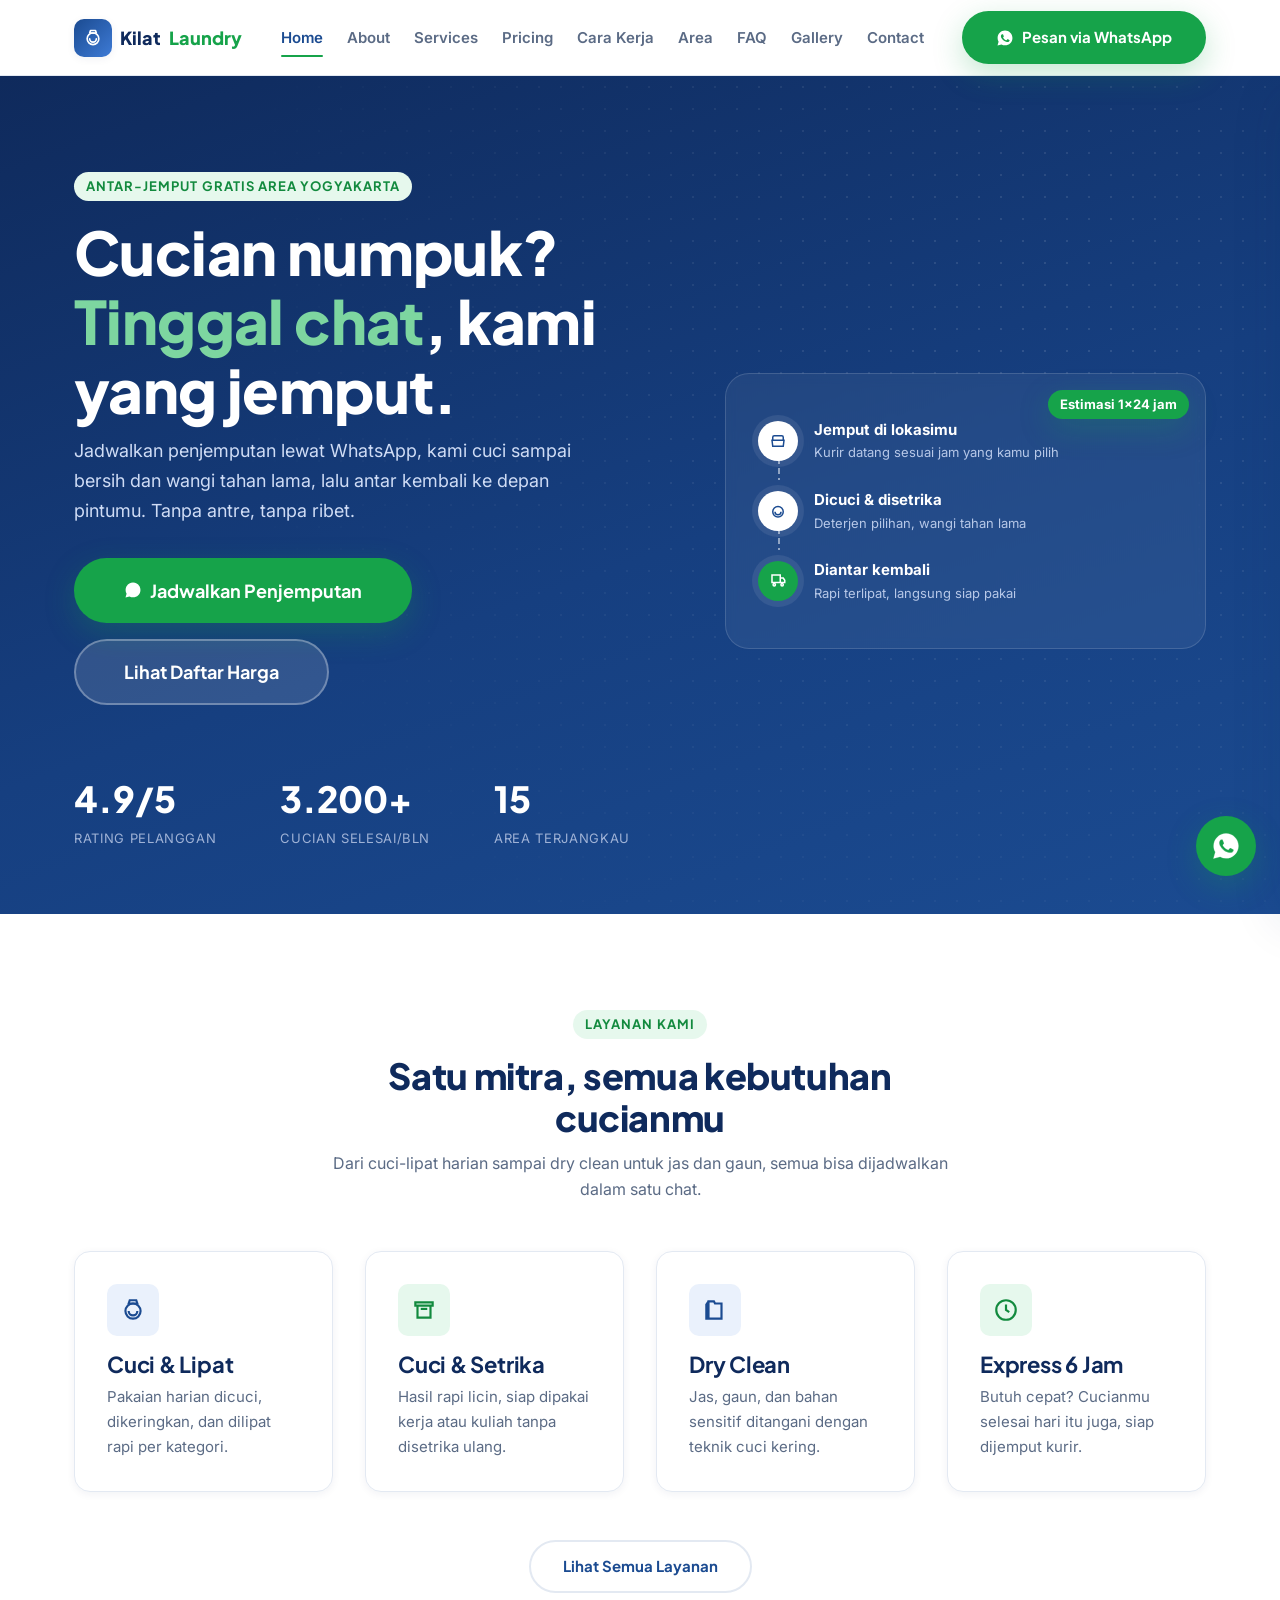
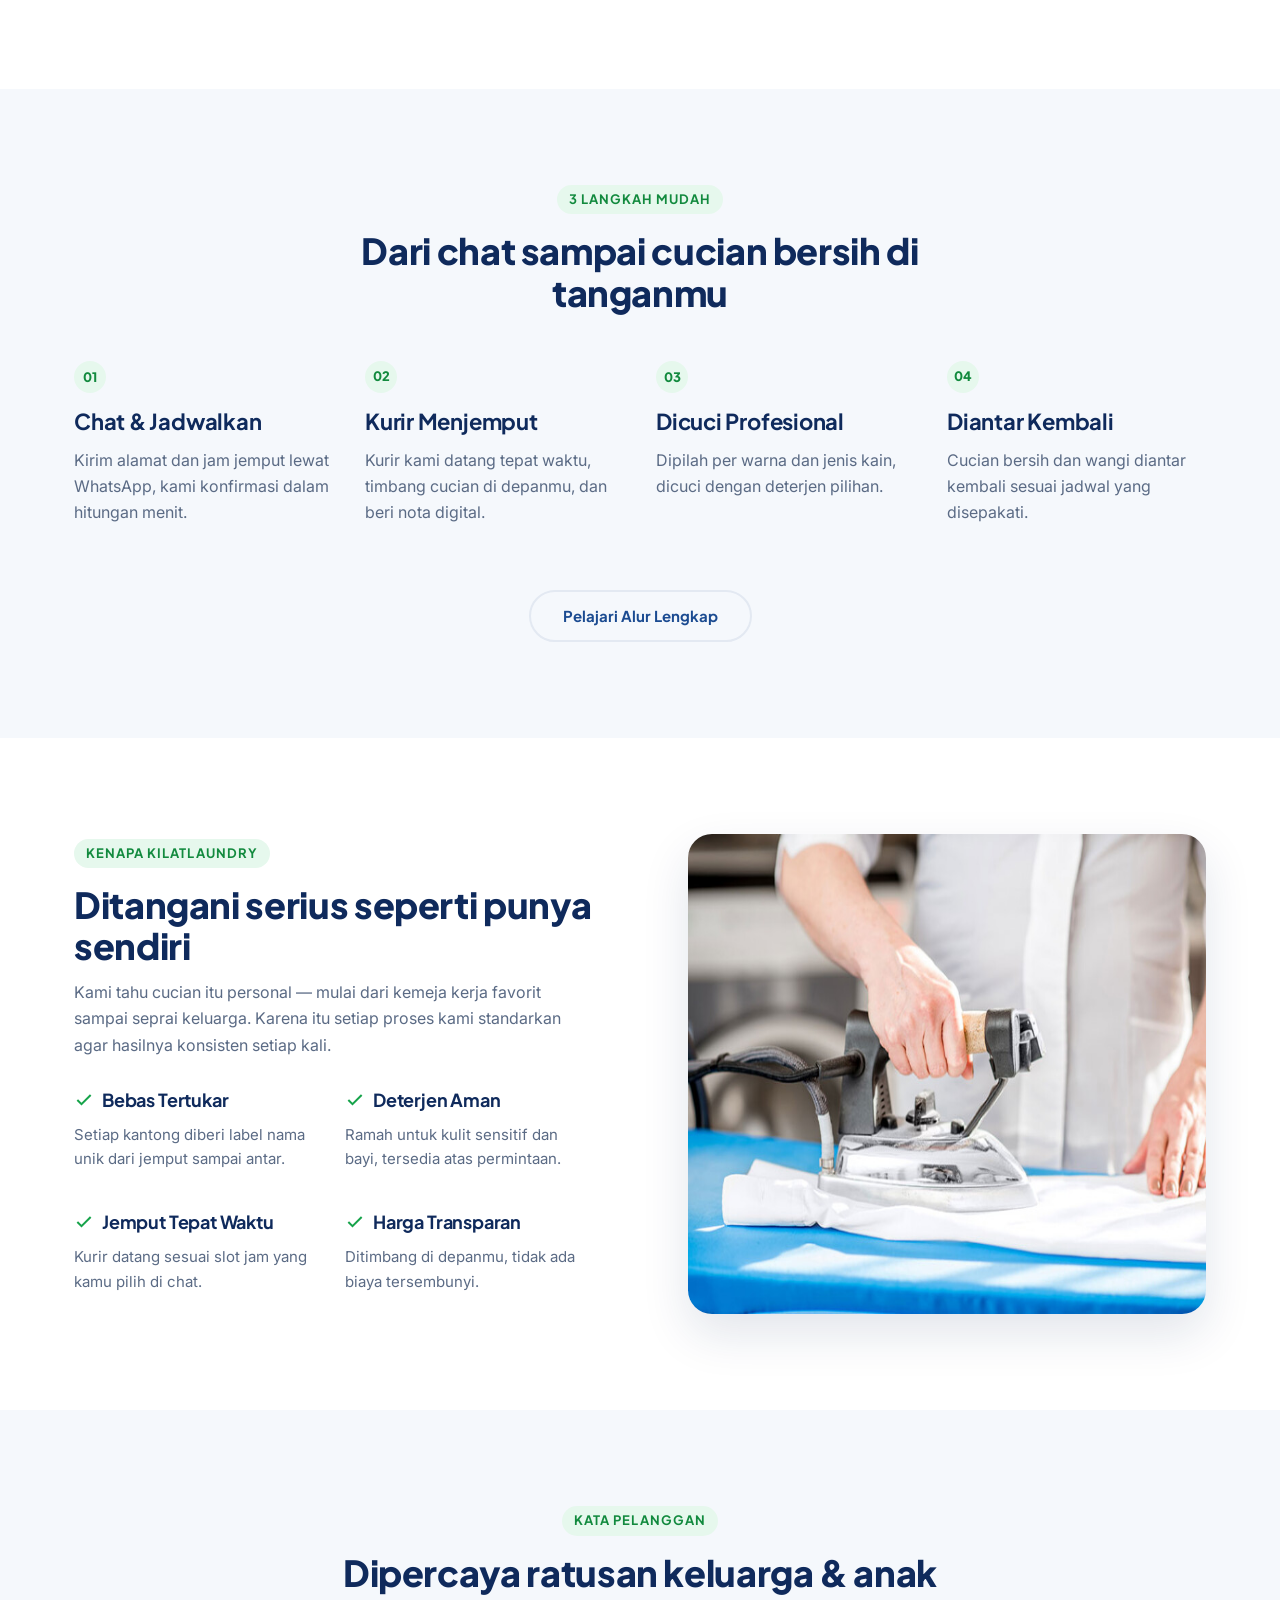
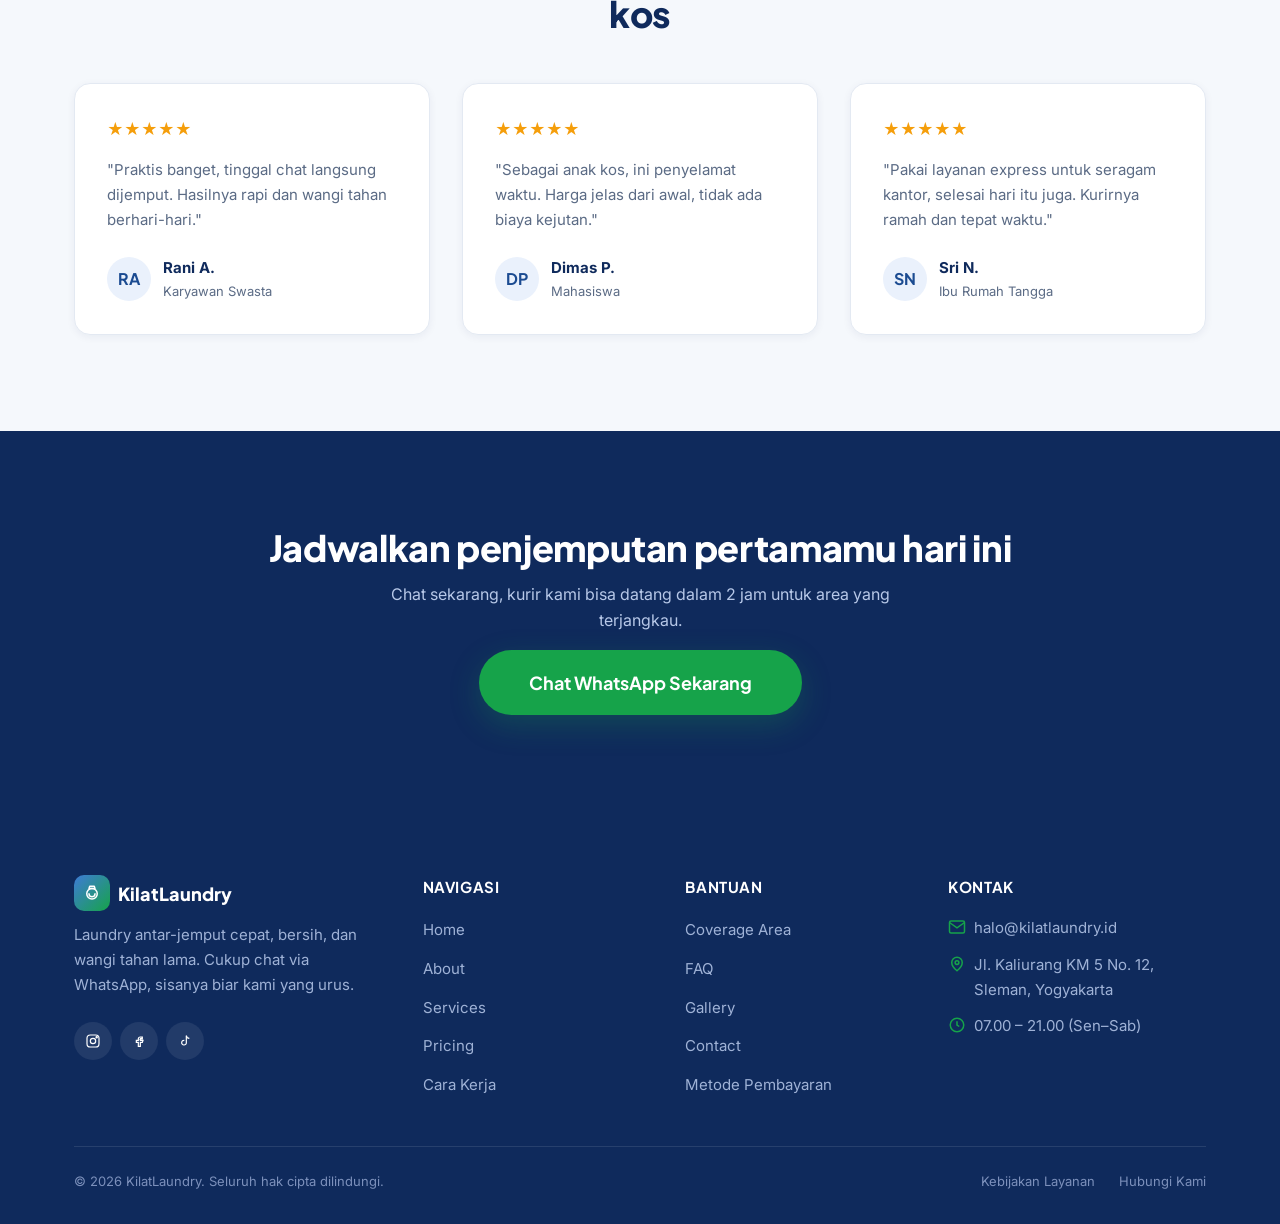
<file: index.html>
<!DOCTYPE html>
<html lang="id">
<head>
  <meta charset="UTF-8" />
  <meta name="viewport" content="width=device-width, initial-scale=1.0" />
  <title>KilatLaundry — Laundry Antar-Jemput Cepat & Bersih di Yogyakarta</title>
  <meta name="description" content="KilatLaundry menjemput cucianmu dari rumah, mencucinya sampai wangi tahan lama, lalu mengantarnya kembali. Pesan dalam 1 menit lewat WhatsApp." />
  <link rel="canonical" href="https://kilatlaundry.id/index.html" />
  <meta property="og:title" content="KilatLaundry — Laundry Antar-Jemput Cepat & Bersih" />
  <meta property="og:description" content="Jemput, cuci, antar. Pesan laundry tanpa ribet lewat WhatsApp." />
  <meta property="og:type" content="website" />
  <meta property="og:url" content="https://kilatlaundry.id/index.html" />
  <meta property="og:image" content="assets/images/og-image.jpg" />
  <meta name="twitter:card" content="summary_large_image" />
  <link rel="icon" href="assets/icons/favicon.svg" type="image/svg+xml" />
  <link rel="preconnect" href="https://fonts.googleapis.com" />
  <link rel="preconnect" href="https://fonts.gstatic.com" crossorigin />
  <link href="https://fonts.googleapis.com/css2?family=Inter:wght@400;500;600;700&family=Plus+Jakarta+Sans:wght@600;700;800&display=swap" rel="stylesheet" />
  <link rel="stylesheet" href="assets/css/variables.css" />
  <link rel="stylesheet" href="assets/css/base.css" />
  <link rel="stylesheet" href="assets/css/navbar.css" />
  <link rel="stylesheet" href="assets/css/footer.css" />
  <link rel="stylesheet" href="assets/css/hero.css" />
  <link rel="stylesheet" href="assets/css/components.css" />
  <link rel="stylesheet" href="assets/css/animations.css" />
  <link rel="stylesheet" href="assets/css/pages/home.css" />
  <script type="application/ld+json">
  {
    "@context": "https://schema.org",
    "@type": "LaundryService",
    "name": "KilatLaundry",
    "image": "https://kilatlaundry.id/assets/images/og-image.jpg",
    "telephone": "+6281234567890",
    "address": { "@type": "PostalAddress", "streetAddress": "Jl. Kaliurang KM 5 No. 12", "addressLocality": "Sleman", "addressRegion": "Yogyakarta", "addressCountry": "ID" },
    "areaServed": "Yogyakarta",
    "priceRange": "Rp7.000 - Rp15.000"
  }
  </script>
</head>
<body data-page="index">
  <a class="skip-link" href="#main">Lewati ke konten utama</a>
  <div id="navbar-root"></div>

  <main id="main">
    <!-- HERO -->
    <section class="hero hero--split">
      <div class="hero__dots"></div>
      <div class="hero__inner">
        <div>
          <span class="eyebrow">Antar-jemput gratis area Yogyakarta</span>
          <h1 class="hero__title">Cucian numpuk? <span class="accent">Tinggal chat</span>, kami yang jemput.</h1>
          <p class="hero__lead">Jadwalkan penjemputan lewat WhatsApp, kami cuci sampai bersih dan wangi tahan lama, lalu antar kembali ke depan pintumu. Tanpa antre, tanpa ribet.</p>
          <div class="hero__actions">
            <a class="btn btn--primary btn--lg" data-wa-link="order" target="_blank" rel="noopener">
              <svg viewBox="0 0 24 24" fill="currentColor"><path d="M12.04 2C6.58 2 2.13 6.45 2.13 11.91c0 1.75.46 3.45 1.32 4.95L2 22l5.29-1.39a9.9 9.9 0 0 0 4.75 1.21h.01c5.46 0 9.9-4.45 9.9-9.91C21.96 6.45 17.5 2 12.04 2Z"></path></svg>
              Jadwalkan Penjemputan
            </a>
            <a class="btn btn--ghost-light btn--lg" href="pricing.html">Lihat Daftar Harga</a>
          </div>
          <div class="stat-row" style="margin-top: var(--sp-8);">
            <div class="stat-row__item"><div class="stat-row__num">4.9/5</div><div class="stat-row__label">Rating pelanggan</div></div>
            <div class="stat-row__item"><div class="stat-row__num">3.200+</div><div class="stat-row__label">Cucian selesai/bln</div></div>
            <div class="stat-row__item"><div class="stat-row__num">15</div><div class="stat-row__label">Area terjangkau</div></div>
          </div>
        </div>

        <div class="route reveal">
          <div class="route__eta">Estimasi 1×24 jam</div>
          <div class="route__path">
            <div class="route__node">
              <div class="route__node-dot"><svg viewBox="0 0 24 24" fill="none" stroke="currentColor" stroke-width="2"><path d="M3 11h18M5 11V7a2 2 0 0 1 2-2h10a2 2 0 0 1 2 2v4M4 11l1 8h14l1-8"></path></svg></div>
              <div class="route__node-text">
                <div class="route__node-title">Jemput di lokasimu</div>
                <div class="route__node-sub">Kurir datang sesuai jam yang kamu pilih</div>
              </div>
            </div>
            <div class="route__node">
              <div class="route__node-dot"><svg viewBox="0 0 24 24" fill="none" stroke="currentColor" stroke-width="2"><circle cx="12" cy="13" r="7"></circle><path d="M8 13a4 4 0 0 0 8 0"></path></svg></div>
              <div class="route__node-text">
                <div class="route__node-title">Dicuci & disetrika</div>
                <div class="route__node-sub">Deterjen pilihan, wangi tahan lama</div>
              </div>
            </div>
            <div class="route__node">
              <div class="route__node-dot"><svg viewBox="0 0 24 24" fill="none" stroke="currentColor" stroke-width="2"><path d="M4 4h11v10H4zM15 8h4l2 3v3h-6z"></path><circle cx="7" cy="17" r="1.6"></circle><circle cx="17.5" cy="17" r="1.6"></circle></svg></div>
              <div class="route__node-text">
                <div class="route__node-title">Diantar kembali</div>
                <div class="route__node-sub">Rapi terlipat, langsung siap pakai</div>
              </div>
            </div>
          </div>
        </div>
      </div>
    </section>

    <!-- SERVICES PREVIEW -->
    <section class="section">
      <div class="container">
        <div class="section-head section-head--center reveal">
          <span class="eyebrow">Layanan kami</span>
          <h2>Satu mitra, semua kebutuhan cucianmu</h2>
          <p>Dari cuci-lipat harian sampai dry clean untuk jas dan gaun, semua bisa dijadwalkan dalam satu chat.</p>
        </div>

        <div class="grid grid-4 stagger">
          <div class="card reveal">
            <div class="card__icon"><svg viewBox="0 0 24 24" fill="none" stroke="currentColor" stroke-width="2"><circle cx="12" cy="13" r="7"></circle><path d="M8 13a4 4 0 0 0 8 0"></path><path d="M9 3h6l1 3H8l1-3Z"></path></svg></div>
            <h3 class="card__title">Cuci & Lipat</h3>
            <p class="card__text">Pakaian harian dicuci, dikeringkan, dan dilipat rapi per kategori.</p>
          </div>
          <div class="card card--accent reveal">
            <div class="card__icon"><svg viewBox="0 0 24 24" fill="none" stroke="currentColor" stroke-width="2"><path d="M4 5h16v3H4zM6 8v11h12V8"></path><path d="M9 11h6"></path></svg></div>
            <h3 class="card__title">Cuci & Setrika</h3>
            <p class="card__text">Hasil rapi licin, siap dipakai kerja atau kuliah tanpa disetrika ulang.</p>
          </div>
          <div class="card reveal">
            <div class="card__icon"><svg viewBox="0 0 24 24" fill="none" stroke="currentColor" stroke-width="2"><path d="M6 4h5l1 2h6v14H6zM6 4 4 7v13h2"></path></svg></div>
            <h3 class="card__title">Dry Clean</h3>
            <p class="card__text">Jas, gaun, dan bahan sensitif ditangani dengan teknik cuci kering.</p>
          </div>
          <div class="card card--accent reveal">
            <div class="card__icon"><svg viewBox="0 0 24 24" fill="none" stroke="currentColor" stroke-width="2"><circle cx="12" cy="12" r="9"></circle><path d="M12 7v5l3 2"></path></svg></div>
            <h3 class="card__title">Express 6 Jam</h3>
            <p class="card__text">Butuh cepat? Cucianmu selesai hari itu juga, siap dijemput kurir.</p>
          </div>
        </div>

        <div class="text-center" style="margin-top: var(--sp-7);">
          <a class="btn btn--outline" href="services.html">Lihat Semua Layanan</a>
        </div>
      </div>
    </section>

    <!-- HOW IT WORKS PREVIEW -->
    <section class="section section--soft">
      <div class="container">
        <div class="section-head section-head--center reveal">
          <span class="eyebrow">3 langkah mudah</span>
          <h2>Dari chat sampai cucian bersih di tanganmu</h2>
        </div>
        <div class="steps stagger">
          <div class="step reveal">
            <div class="step__num">01</div>
            <h3>Chat & Jadwalkan</h3>
            <p class="text-muted">Kirim alamat dan jam jemput lewat WhatsApp, kami konfirmasi dalam hitungan menit.</p>
          </div>
          <div class="step reveal">
            <div class="step__num">02</div>
            <h3>Kurir Menjemput</h3>
            <p class="text-muted">Kurir kami datang tepat waktu, timbang cucian di depanmu, dan beri nota digital.</p>
          </div>
          <div class="step reveal">
            <div class="step__num">03</div>
            <h3>Dicuci Profesional</h3>
            <p class="text-muted">Dipilah per warna dan jenis kain, dicuci dengan deterjen pilihan.</p>
          </div>
          <div class="step reveal">
            <div class="step__num">04</div>
            <h3>Diantar Kembali</h3>
            <p class="text-muted">Cucian bersih dan wangi diantar kembali sesuai jadwal yang disepakati.</p>
          </div>
        </div>
        <div class="text-center" style="margin-top: var(--sp-7);">
          <a class="btn btn--outline" href="how-it-works.html">Pelajari Alur Lengkap</a>
        </div>
      </div>
    </section>

    <!-- WHY US -->
    <section class="section">
      <div class="container grid grid-2" style="align-items:center; gap: var(--sp-9);">
        <div class="reveal">
          <span class="eyebrow">Kenapa KilatLaundry</span>
          <h2>Ditangani serius seperti punya sendiri</h2>
          <p>Kami tahu cucian itu personal — mulai dari kemeja kerja favorit sampai seprai keluarga. Karena itu setiap proses kami standarkan agar hasilnya konsisten setiap kali.</p>
          <div class="grid grid-2" style="gap: var(--sp-5); margin-top: var(--sp-6);">
            <div>
              <h4 style="display:flex;align-items:center;gap:8px;"><svg width="20" height="20" viewBox="0 0 24 24" fill="none" stroke="#16a34a" stroke-width="2.4"><path d="M20 6 9 17l-5-5"></path></svg> Bebas Tertukar</h4>
              <p class="text-muted" style="font-size: var(--fs-sm);">Setiap kantong diberi label nama unik dari jemput sampai antar.</p>
            </div>
            <div>
              <h4 style="display:flex;align-items:center;gap:8px;"><svg width="20" height="20" viewBox="0 0 24 24" fill="none" stroke="#16a34a" stroke-width="2.4"><path d="M20 6 9 17l-5-5"></path></svg> Deterjen Aman</h4>
              <p class="text-muted" style="font-size: var(--fs-sm);">Ramah untuk kulit sensitif dan bayi, tersedia atas permintaan.</p>
            </div>
            <div>
              <h4 style="display:flex;align-items:center;gap:8px;"><svg width="20" height="20" viewBox="0 0 24 24" fill="none" stroke="#16a34a" stroke-width="2.4"><path d="M20 6 9 17l-5-5"></path></svg> Jemput Tepat Waktu</h4>
              <p class="text-muted" style="font-size: var(--fs-sm);">Kurir datang sesuai slot jam yang kamu pilih di chat.</p>
            </div>
            <div>
              <h4 style="display:flex;align-items:center;gap:8px;"><svg width="20" height="20" viewBox="0 0 24 24" fill="none" stroke="#16a34a" stroke-width="2.4"><path d="M20 6 9 17l-5-5"></path></svg> Harga Transparan</h4>
              <p class="text-muted" style="font-size: var(--fs-sm);">Ditimbang di depanmu, tidak ada biaya tersembunyi.</p>
            </div>
          </div>
        </div>
        <div class="reveal">
          <img src="assets/images/laundry-3.jpg" alt="Kurir KilatLaundry menyerahkan cucian bersih yang sudah dilipat rapi" style="border-radius: var(--radius-lg); box-shadow: var(--shadow-lg);" loading="lazy" width="600" height="480" />
        </div>
      </div>
    </section>

    <!-- TESTIMONIALS -->
    <section class="section section--soft">
      <div class="container">
        <div class="section-head section-head--center reveal">
          <span class="eyebrow">Kata pelanggan</span>
          <h2>Dipercaya ratusan keluarga & anak kos</h2>
        </div>
        <div class="grid grid-3 stagger">
          <div class="card testimonial reveal">
            <div class="testimonial__stars">★★★★★</div>
            <p class="card__text">"Praktis banget, tinggal chat langsung dijemput. Hasilnya rapi dan wangi tahan berhari-hari."</p>
            <div class="testimonial__author">
              <div class="testimonial__avatar">RA</div>
              <div><div class="testimonial__name">Rani A.</div><div class="testimonial__role">Karyawan Swasta</div></div>
            </div>
          </div>
          <div class="card testimonial reveal">
            <div class="testimonial__stars">★★★★★</div>
            <p class="card__text">"Sebagai anak kos, ini penyelamat waktu. Harga jelas dari awal, tidak ada biaya kejutan."</p>
            <div class="testimonial__author">
              <div class="testimonial__avatar">DP</div>
              <div><div class="testimonial__name">Dimas P.</div><div class="testimonial__role">Mahasiswa</div></div>
            </div>
          </div>
          <div class="card testimonial reveal">
            <div class="testimonial__stars">★★★★★</div>
            <p class="card__text">"Pakai layanan express untuk seragam kantor, selesai hari itu juga. Kurirnya ramah dan tepat waktu."</p>
            <div class="testimonial__author">
              <div class="testimonial__avatar">SN</div>
              <div><div class="testimonial__name">Sri N.</div><div class="testimonial__role">Ibu Rumah Tangga</div></div>
            </div>
          </div>
        </div>
      </div>
    </section>

    <!-- CTA BANNER -->
    <section class="section section--dark">
      <div class="container text-center reveal">
        <h2>Jadwalkan penjemputan pertamamu hari ini</h2>
        <p style="max-width:520px;margin-inline:auto;">Chat sekarang, kurir kami bisa datang dalam 2 jam untuk area yang terjangkau.</p>
        <a class="btn btn--primary btn--lg" data-wa-link="order" target="_blank" rel="noopener">Chat WhatsApp Sekarang</a>
      </div>
    </section>
  </main>

  <div id="footer-root"></div>
  <div id="wa-float-root"></div>

  <script src="assets/js/config.js"></script>
  <script src="assets/js/components.js"></script>
  <script src="assets/js/main.js"></script>
</body>
</html>
</file>
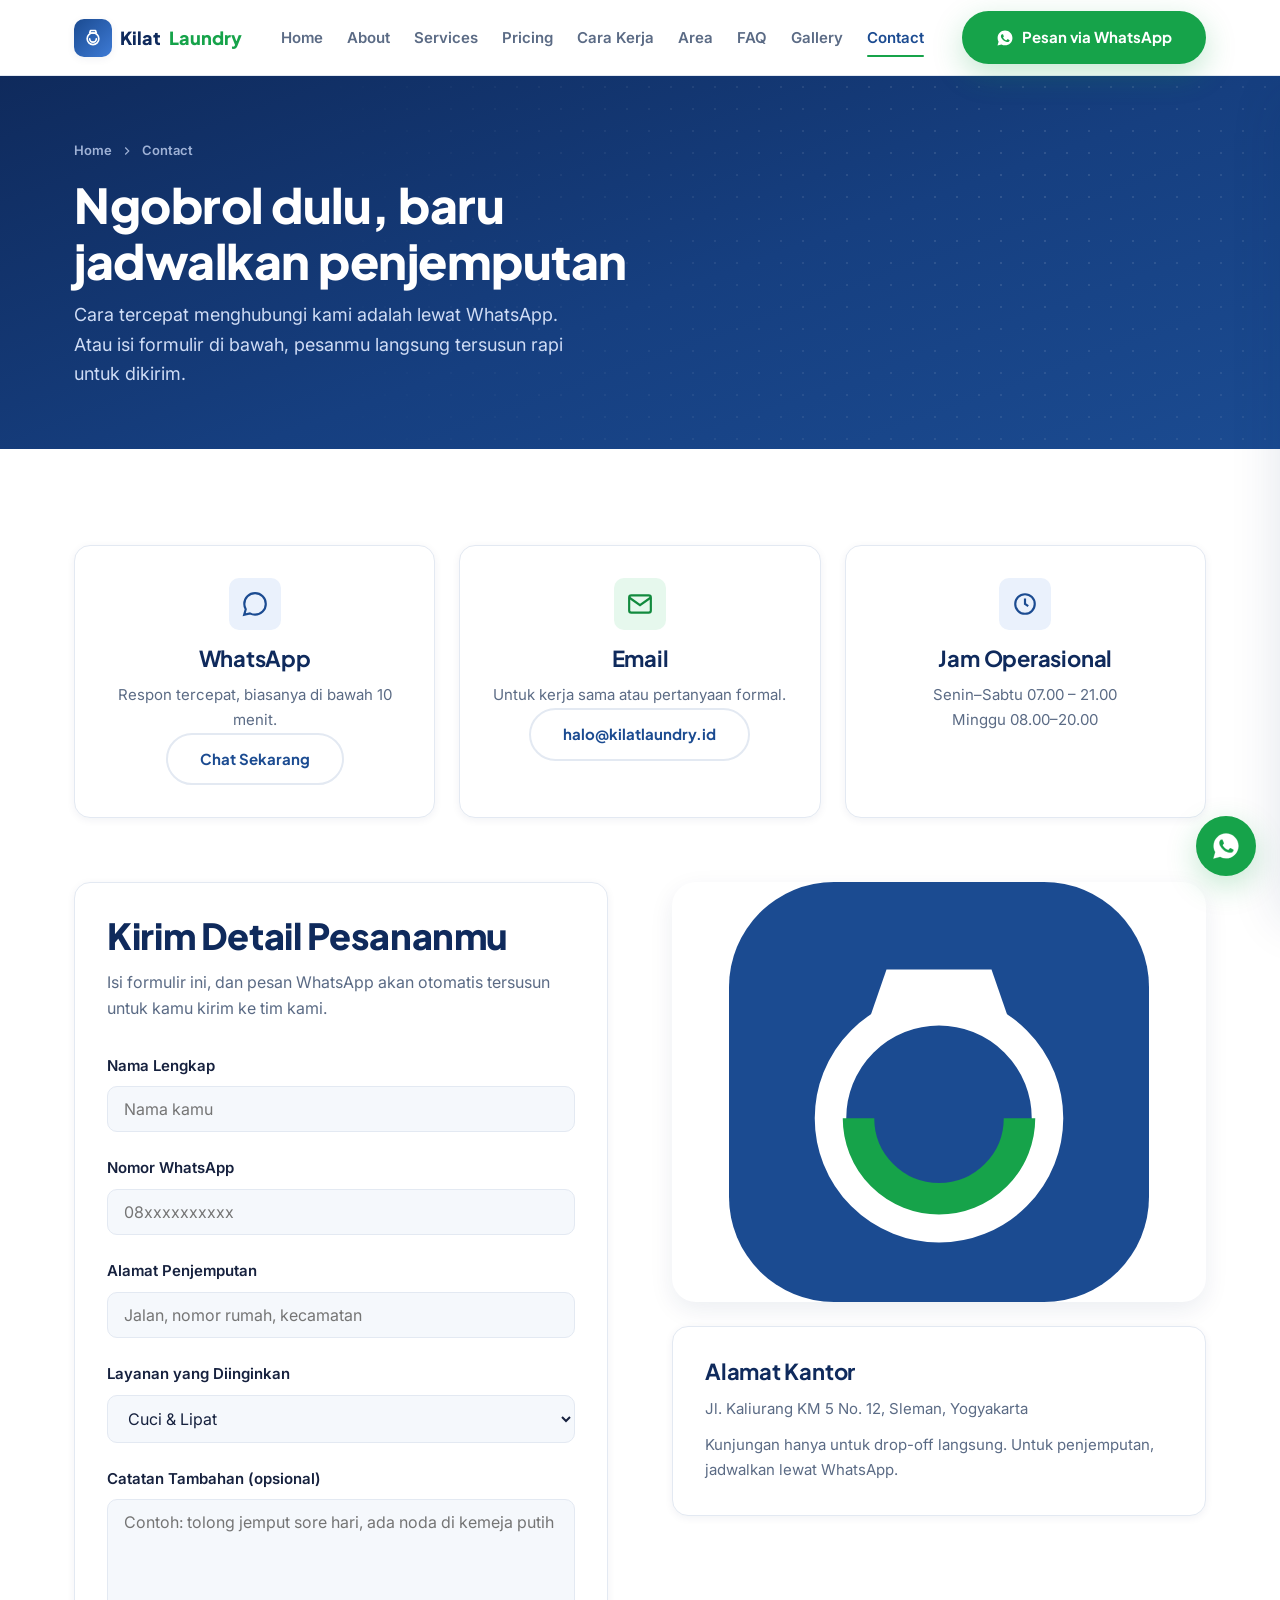
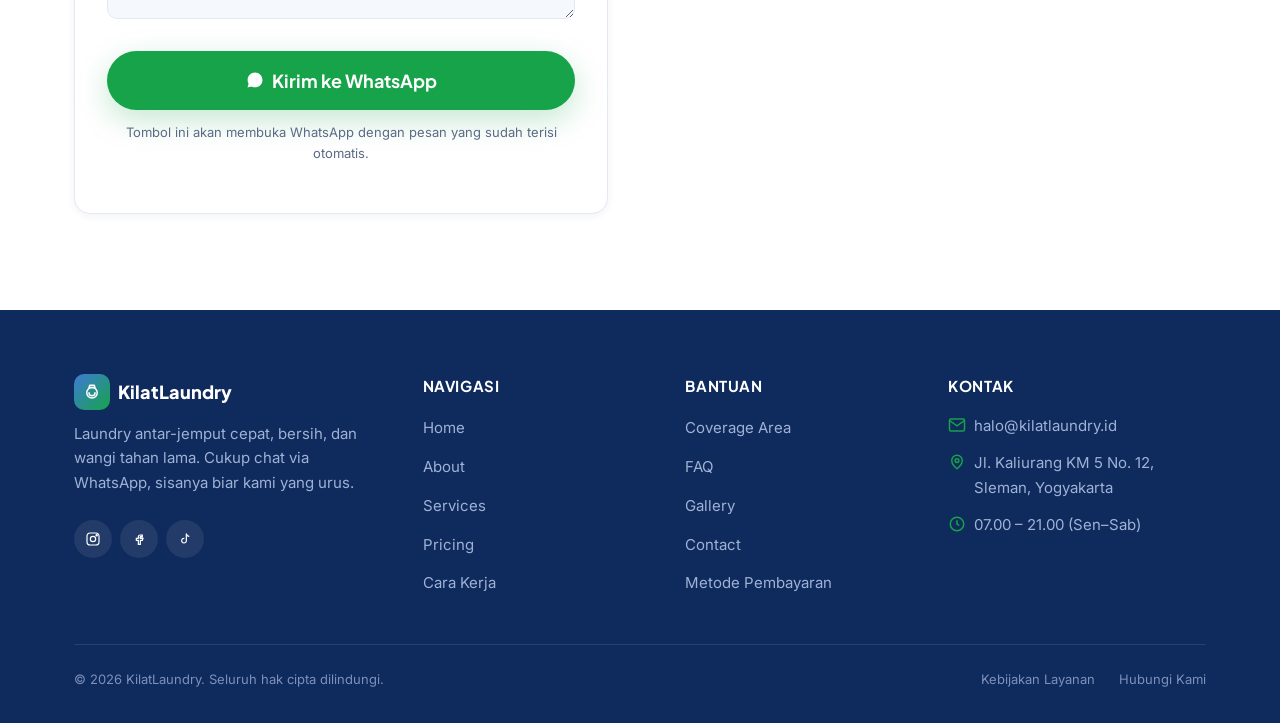
<file: contact.html>
<!DOCTYPE html>
<html lang="id">
<head>
  <meta charset="UTF-8" />
  <meta name="viewport" content="width=device-width, initial-scale=1.0" />
  <title>Kontak — KilatLaundry</title>
  <meta name="description" content="Hubungi KilatLaundry lewat WhatsApp, telepon, atau email. Isi formulir singkat dan pesananmu langsung terkirim ke chat kami." />
  <link rel="canonical" href="https://kilatlaundry.id/contact.html" />
  <meta property="og:title" content="Kontak KilatLaundry" />
  <meta property="og:description" content="Chat, telepon, atau isi formulir untuk mulai pesan." />
  <meta property="og:type" content="website" />
  <meta property="og:url" content="https://kilatlaundry.id/contact.html" />
  <link rel="icon" href="assets/icons/favicon.svg" type="image/svg+xml" />
  <link rel="preconnect" href="https://fonts.googleapis.com" />
  <link rel="preconnect" href="https://fonts.gstatic.com" crossorigin />
  <link href="https://fonts.googleapis.com/css2?family=Inter:wght@400;500;600;700&family=Plus+Jakarta+Sans:wght@600;700;800&display=swap" rel="stylesheet" />
  <link rel="stylesheet" href="assets/css/variables.css" />
  <link rel="stylesheet" href="assets/css/base.css" />
  <link rel="stylesheet" href="assets/css/navbar.css" />
  <link rel="stylesheet" href="assets/css/footer.css" />
  <link rel="stylesheet" href="assets/css/hero.css" />
  <link rel="stylesheet" href="assets/css/components.css" />
  <link rel="stylesheet" href="assets/css/animations.css" />
  <link rel="stylesheet" href="assets/css/pages/contact.css" />
</head>
<body data-page="contact">
  <a class="skip-link" href="#main">Lewati ke konten utama</a>
  <div id="navbar-root"></div>

  <main id="main">
    <section class="hero hero--page">
      <div class="hero__dots"></div>
      <div class="hero__inner">
        <div class="breadcrumb"><a href="index.html">Home</a><svg viewBox="0 0 24 24" fill="none" stroke="currentColor" stroke-width="2"><path d="m9 6 6 6-6 6"></path></svg><span>Contact</span></div>
        <h1 class="hero__title">Ngobrol dulu, baru jadwalkan penjemputan</h1>
        <p class="hero__lead">Cara tercepat menghubungi kami adalah lewat WhatsApp. Atau isi formulir di bawah, pesanmu langsung tersusun rapi untuk dikirim.</p>
      </div>
    </section>

    <section class="section">
      <div class="container grid grid-3" style="gap: var(--sp-5); margin-bottom: var(--sp-8);">
        <div class="card reveal text-center">
          <div class="card__icon" style="margin-inline:auto;"><svg viewBox="0 0 24 24" fill="none" stroke="currentColor" stroke-width="2"><path d="M12.04 2C6.58 2 2.13 6.45 2.13 11.91c0 1.75.46 3.45 1.32 4.95L2 22l5.29-1.39a9.9 9.9 0 0 0 4.75 1.21h.01c5.46 0 9.9-4.45 9.9-9.91C21.96 6.45 17.5 2 12.04 2Z"></path></svg></div>
          <h3>WhatsApp</h3>
          <p class="card__text">Respon tercepat, biasanya di bawah 10 menit.</p>
          <a class="btn btn--outline" data-wa-link="contact" target="_blank" rel="noopener">Chat Sekarang</a>
        </div>
        <div class="card card--accent reveal text-center">
          <div class="card__icon" style="margin-inline:auto;"><svg viewBox="0 0 24 24" fill="none" stroke="currentColor" stroke-width="2"><path d="M20 4H4a2 2 0 0 0-2 2v12a2 2 0 0 0 2 2h16a2 2 0 0 0 2-2V6a2 2 0 0 0-2-2Z"></path><path d="m22 6-10 7L2 6"></path></svg></div>
          <h3>Email</h3>
          <p class="card__text">Untuk kerja sama atau pertanyaan formal.</p>
          <a class="btn btn--outline" href="mailto:halo@kilatlaundry.id" data-email>halo@kilatlaundry.id</a>
        </div>
        <div class="card reveal text-center">
          <div class="card__icon" style="margin-inline:auto;"><svg viewBox="0 0 24 24" fill="none" stroke="currentColor" stroke-width="2"><circle cx="12" cy="12" r="9"></circle><path d="M12 7v5l3 2"></path></svg></div>
          <h3>Jam Operasional</h3>
          <p class="card__text">Senin–Sabtu <span data-hours-weekday>07.00–21.00</span><br />Minggu 08.00–20.00</p>
        </div>
      </div>

      <div class="container grid grid-2" style="gap: var(--sp-8); align-items:flex-start;">
        <div class="card reveal">
          <h2>Kirim Detail Pesananmu</h2>
          <p class="text-muted" style="margin-bottom:var(--sp-6);">Isi formulir ini, dan pesan WhatsApp akan otomatis tersusun untuk kamu kirim ke tim kami.</p>
          <form data-contact-form novalidate>
            <div class="form-field">
              <label for="name">Nama Lengkap</label>
              <input type="text" id="name" name="name" placeholder="Nama kamu" required />
              <div class="form-field__error">Nama wajib diisi.</div>
            </div>
            <div class="form-field">
              <label for="phone">Nomor WhatsApp</label>
              <input type="tel" id="phone" name="phone" placeholder="08xxxxxxxxxx" required />
              <div class="form-field__error">Nomor WhatsApp wajib diisi.</div>
            </div>
            <div class="form-field">
              <label for="address">Alamat Penjemputan</label>
              <input type="text" id="address" name="address" placeholder="Jalan, nomor rumah, kecamatan" required />
              <div class="form-field__error">Alamat wajib diisi.</div>
            </div>
            <div class="form-field">
              <label for="service">Layanan yang Diinginkan</label>
              <select id="service" name="service">
                <option value="Cuci & Lipat">Cuci & Lipat</option>
                <option value="Cuci & Setrika">Cuci & Setrika</option>
                <option value="Dry Clean">Dry Clean</option>
                <option value="Express 6 Jam">Express 6 Jam</option>
                <option value="Cuci Sepatu">Cuci Sepatu</option>
                <option value="Karpet / Bed Cover">Karpet / Bed Cover</option>
              </select>
            </div>
            <div class="form-field">
              <label for="message">Catatan Tambahan (opsional)</label>
              <textarea id="message" name="message" placeholder="Contoh: tolong jemput sore hari, ada noda di kemeja putih"></textarea>
            </div>
            <button type="submit" class="btn btn--primary btn--block btn--lg">
              <svg viewBox="0 0 24 24" fill="currentColor"><path d="M12.04 2C6.58 2 2.13 6.45 2.13 11.91c0 1.75.46 3.45 1.32 4.95L2 22l5.29-1.39a9.9 9.9 0 0 0 4.75 1.21h.01c5.46 0 9.9-4.45 9.9-9.91C21.96 6.45 17.5 2 12.04 2Z"></path></svg>
              Kirim ke WhatsApp
            </button>
            <p class="form-hint text-center" style="margin-top:var(--sp-3);">Tombol ini akan membuka WhatsApp dengan pesan yang sudah terisi otomatis.</p>
          </form>
        </div>

        <div class="reveal">
          <img src="assets/icons/favicon.svg" alt="Lokasi kantor KilatLaundry" style="border-radius: var(--radius-lg); box-shadow: var(--shadow-md); margin-bottom: var(--sp-5);" loading="lazy" width="600" height="420" />
          <div class="card">
            <h3>Alamat Kantor</h3>
            <p class="card__text" data-address>Jl. Kaliurang KM 5 No. 12, Sleman, Yogyakarta</p>
            <p class="card__text" style="margin-top:var(--sp-3);">Kunjungan hanya untuk drop-off langsung. Untuk penjemputan, jadwalkan lewat WhatsApp.</p>
          </div>
        </div>
      </div>
    </section>
  </main>

  <div id="footer-root"></div>
  <div id="wa-float-root"></div>

  <script src="assets/js/config.js"></script>
  <script src="assets/js/components.js"></script>
  <script src="assets/js/main.js"></script>
</body>
</html>
</file>
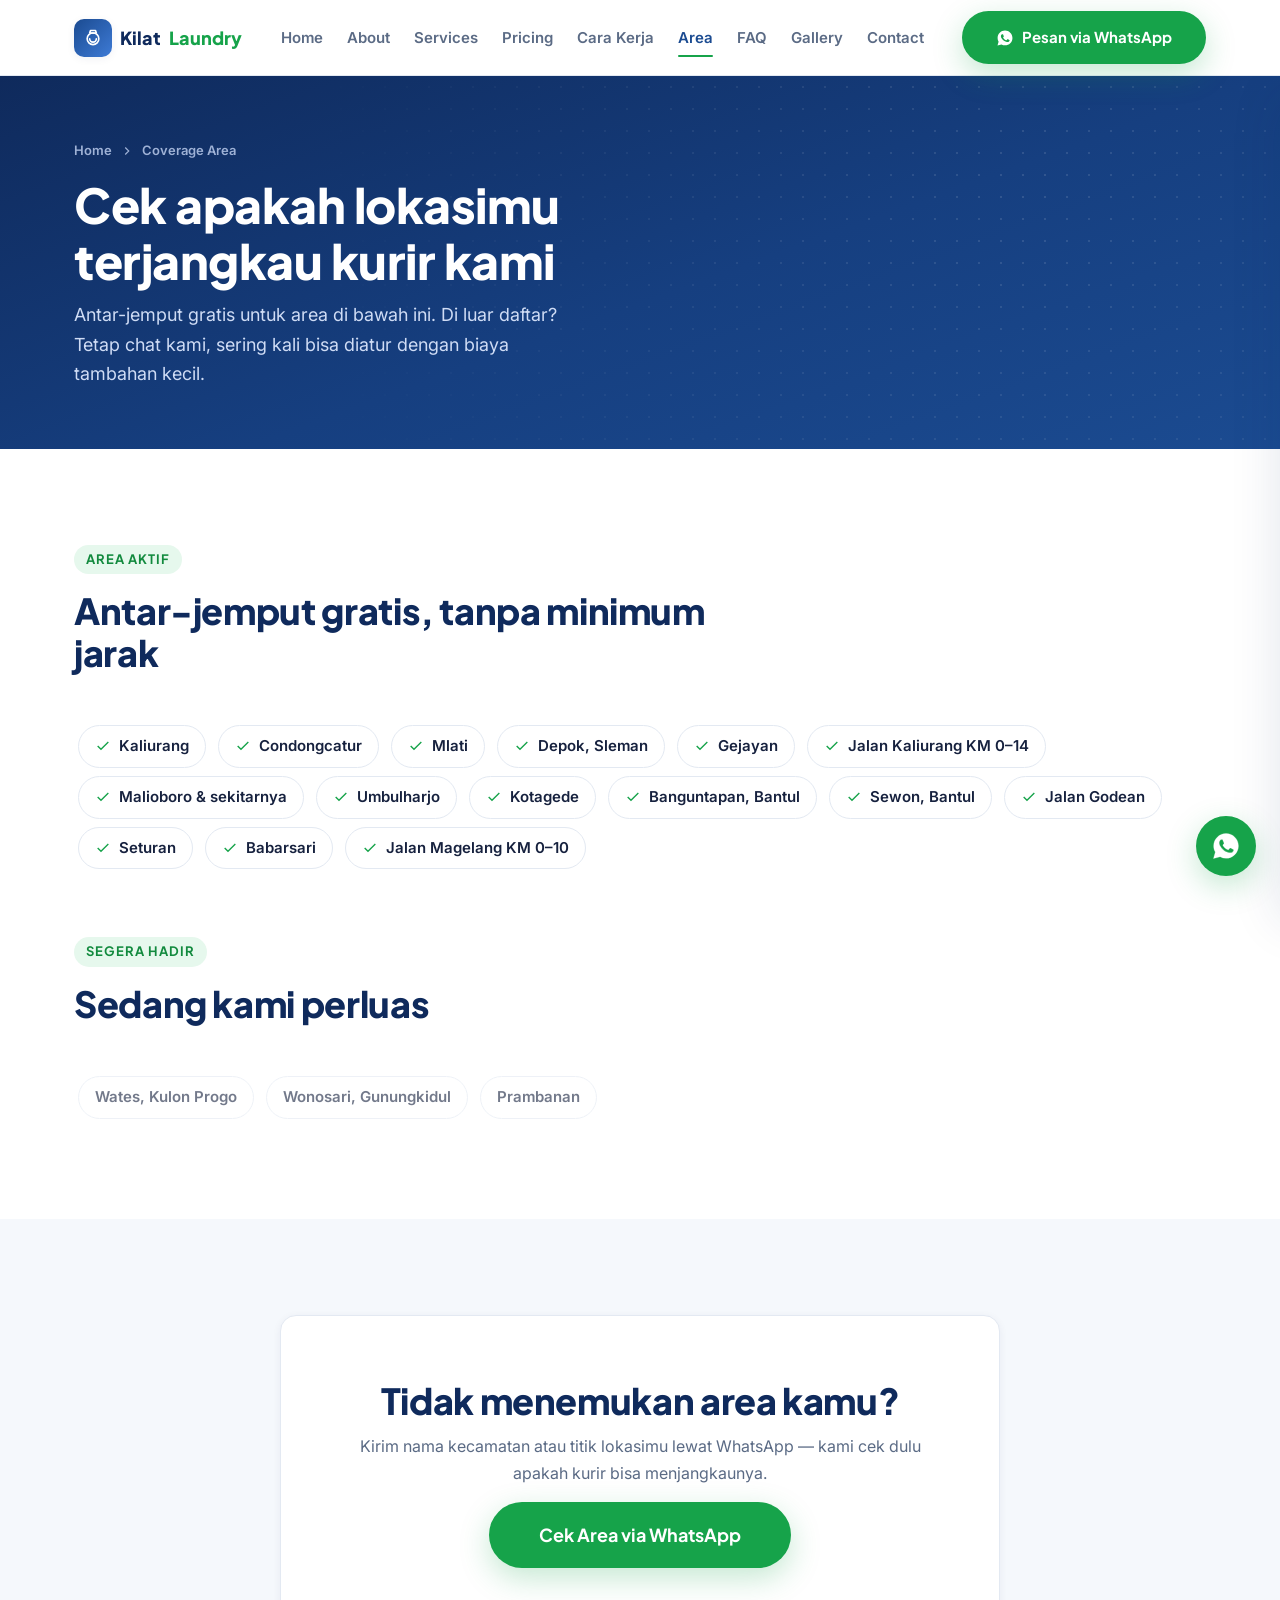
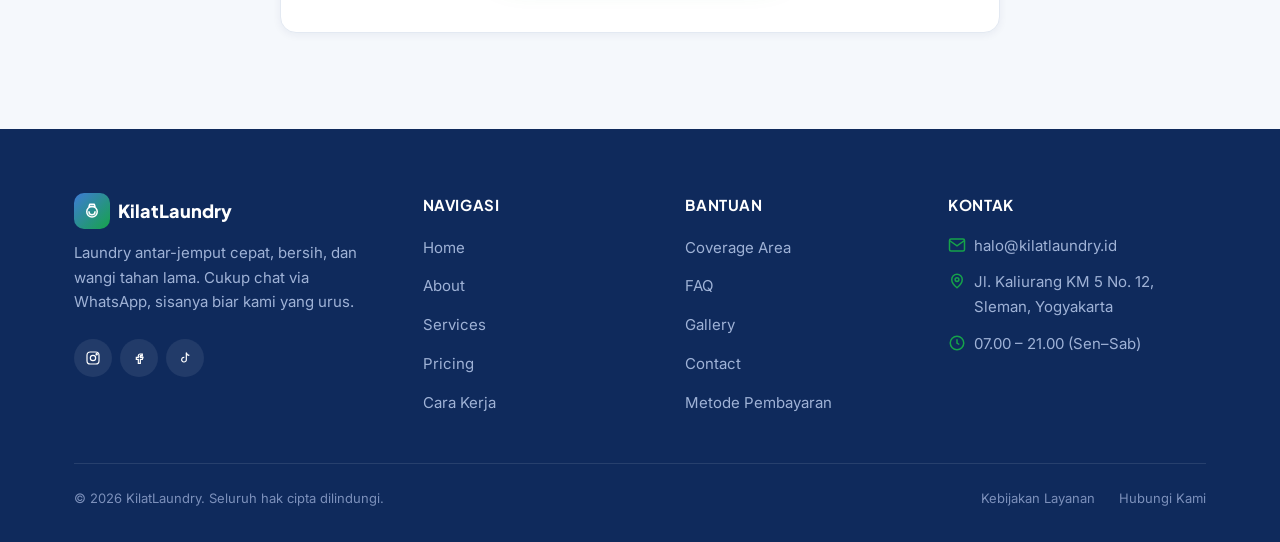
<file: coverage-area.html>
<!DOCTYPE html>
<html lang="id">
<head>
  <meta charset="UTF-8" />
  <meta name="viewport" content="width=device-width, initial-scale=1.0" />
  <title>Area Layanan — KilatLaundry</title>
  <meta name="description" content="Cek apakah lokasimu masuk area antar-jemput gratis KilatLaundry di Yogyakarta, Sleman, dan Bantul." />
  <link rel="canonical" href="https://kilatlaundry.id/coverage-area.html" />
  <meta property="og:title" content="Area Layanan KilatLaundry" />
  <meta property="og:description" content="Antar-jemput gratis di 15+ area Yogyakarta." />
  <meta property="og:type" content="website" />
  <meta property="og:url" content="https://kilatlaundry.id/coverage-area.html" />
  <link rel="icon" href="assets/icons/favicon.svg" type="image/svg+xml" />
  <link rel="preconnect" href="https://fonts.googleapis.com" />
  <link rel="preconnect" href="https://fonts.gstatic.com" crossorigin />
  <link href="https://fonts.googleapis.com/css2?family=Inter:wght@400;500;600;700&family=Plus+Jakarta+Sans:wght@600;700;800&display=swap" rel="stylesheet" />
  <link rel="stylesheet" href="assets/css/variables.css" />
  <link rel="stylesheet" href="assets/css/base.css" />
  <link rel="stylesheet" href="assets/css/navbar.css" />
  <link rel="stylesheet" href="assets/css/footer.css" />
  <link rel="stylesheet" href="assets/css/hero.css" />
  <link rel="stylesheet" href="assets/css/components.css" />
  <link rel="stylesheet" href="assets/css/animations.css" />
  <link rel="stylesheet" href="assets/css/pages/coverage-area.css" />
</head>
<body data-page="coverage-area">
  <a class="skip-link" href="#main">Lewati ke konten utama</a>
  <div id="navbar-root"></div>

  <main id="main">
    <section class="hero hero--page">
      <div class="hero__dots"></div>
      <div class="hero__inner">
        <div class="breadcrumb"><a href="index.html">Home</a><svg viewBox="0 0 24 24" fill="none" stroke="currentColor" stroke-width="2"><path d="m9 6 6 6-6 6"></path></svg><span>Coverage Area</span></div>
        <h1 class="hero__title">Cek apakah lokasimu terjangkau kurir kami</h1>
        <p class="hero__lead">Antar-jemput gratis untuk area di bawah ini. Di luar daftar? Tetap chat kami, sering kali bisa diatur dengan biaya tambahan kecil.</p>
      </div>
    </section>

    <section class="section">
      <div class="container">
        <div class="section-head reveal">
          <span class="eyebrow badge--green" style="background:var(--color-accent-tint);color:var(--color-accent-dark);">Area aktif</span>
          <h2>Antar-jemput gratis, tanpa minimum jarak</h2>
        </div>
        <div class="reveal" style="margin-bottom:var(--sp-8);">
          <span class="area-chip"><svg viewBox="0 0 24 24" fill="none" stroke="currentColor" stroke-width="2"><path d="M20 6 9 17l-5-5"></path></svg> Kaliurang</span>
          <span class="area-chip"><svg viewBox="0 0 24 24" fill="none" stroke="currentColor" stroke-width="2"><path d="M20 6 9 17l-5-5"></path></svg> Condongcatur</span>
          <span class="area-chip"><svg viewBox="0 0 24 24" fill="none" stroke="currentColor" stroke-width="2"><path d="M20 6 9 17l-5-5"></path></svg> Mlati</span>
          <span class="area-chip"><svg viewBox="0 0 24 24" fill="none" stroke="currentColor" stroke-width="2"><path d="M20 6 9 17l-5-5"></path></svg> Depok, Sleman</span>
          <span class="area-chip"><svg viewBox="0 0 24 24" fill="none" stroke="currentColor" stroke-width="2"><path d="M20 6 9 17l-5-5"></path></svg> Gejayan</span>
          <span class="area-chip"><svg viewBox="0 0 24 24" fill="none" stroke="currentColor" stroke-width="2"><path d="M20 6 9 17l-5-5"></path></svg> Jalan Kaliurang KM 0–14</span>
          <span class="area-chip"><svg viewBox="0 0 24 24" fill="none" stroke="currentColor" stroke-width="2"><path d="M20 6 9 17l-5-5"></path></svg> Malioboro & sekitarnya</span>
          <span class="area-chip"><svg viewBox="0 0 24 24" fill="none" stroke="currentColor" stroke-width="2"><path d="M20 6 9 17l-5-5"></path></svg> Umbulharjo</span>
          <span class="area-chip"><svg viewBox="0 0 24 24" fill="none" stroke="currentColor" stroke-width="2"><path d="M20 6 9 17l-5-5"></path></svg> Kotagede</span>
          <span class="area-chip"><svg viewBox="0 0 24 24" fill="none" stroke="currentColor" stroke-width="2"><path d="M20 6 9 17l-5-5"></path></svg> Banguntapan, Bantul</span>
          <span class="area-chip"><svg viewBox="0 0 24 24" fill="none" stroke="currentColor" stroke-width="2"><path d="M20 6 9 17l-5-5"></path></svg> Sewon, Bantul</span>
          <span class="area-chip"><svg viewBox="0 0 24 24" fill="none" stroke="currentColor" stroke-width="2"><path d="M20 6 9 17l-5-5"></path></svg> Jalan Godean</span>
          <span class="area-chip"><svg viewBox="0 0 24 24" fill="none" stroke="currentColor" stroke-width="2"><path d="M20 6 9 17l-5-5"></path></svg> Seturan</span>
          <span class="area-chip"><svg viewBox="0 0 24 24" fill="none" stroke="currentColor" stroke-width="2"><path d="M20 6 9 17l-5-5"></path></svg> Babarsari</span>
          <span class="area-chip"><svg viewBox="0 0 24 24" fill="none" stroke="currentColor" stroke-width="2"><path d="M20 6 9 17l-5-5"></path></svg> Jalan Magelang KM 0–10</span>
        </div>

        <div class="section-head reveal">
          <span class="eyebrow">Segera hadir</span>
          <h2>Sedang kami perluas</h2>
        </div>
        <div class="reveal">
          <span class="area-chip area-chip--soon">Wates, Kulon Progo</span>
          <span class="area-chip area-chip--soon">Wonosari, Gunungkidul</span>
          <span class="area-chip area-chip--soon">Prambanan</span>
        </div>
      </div>
    </section>

    <section class="section section--soft">
      <div class="container">
        <div class="card reveal" style="max-width:720px; margin-inline:auto; text-align:center; padding:var(--sp-8);">
          <h2>Tidak menemukan area kamu?</h2>
          <p>Kirim nama kecamatan atau titik lokasimu lewat WhatsApp — kami cek dulu apakah kurir bisa menjangkaunya.</p>
          <a class="btn btn--primary btn--lg" data-wa-link="coverage" target="_blank" rel="noopener">Cek Area via WhatsApp</a>
        </div>
      </div>
    </section>
  </main>

  <div id="footer-root"></div>
  <div id="wa-float-root"></div>

  <script src="assets/js/config.js"></script>
  <script src="assets/js/components.js"></script>
  <script src="assets/js/main.js"></script>
</body>
</html>
</file>
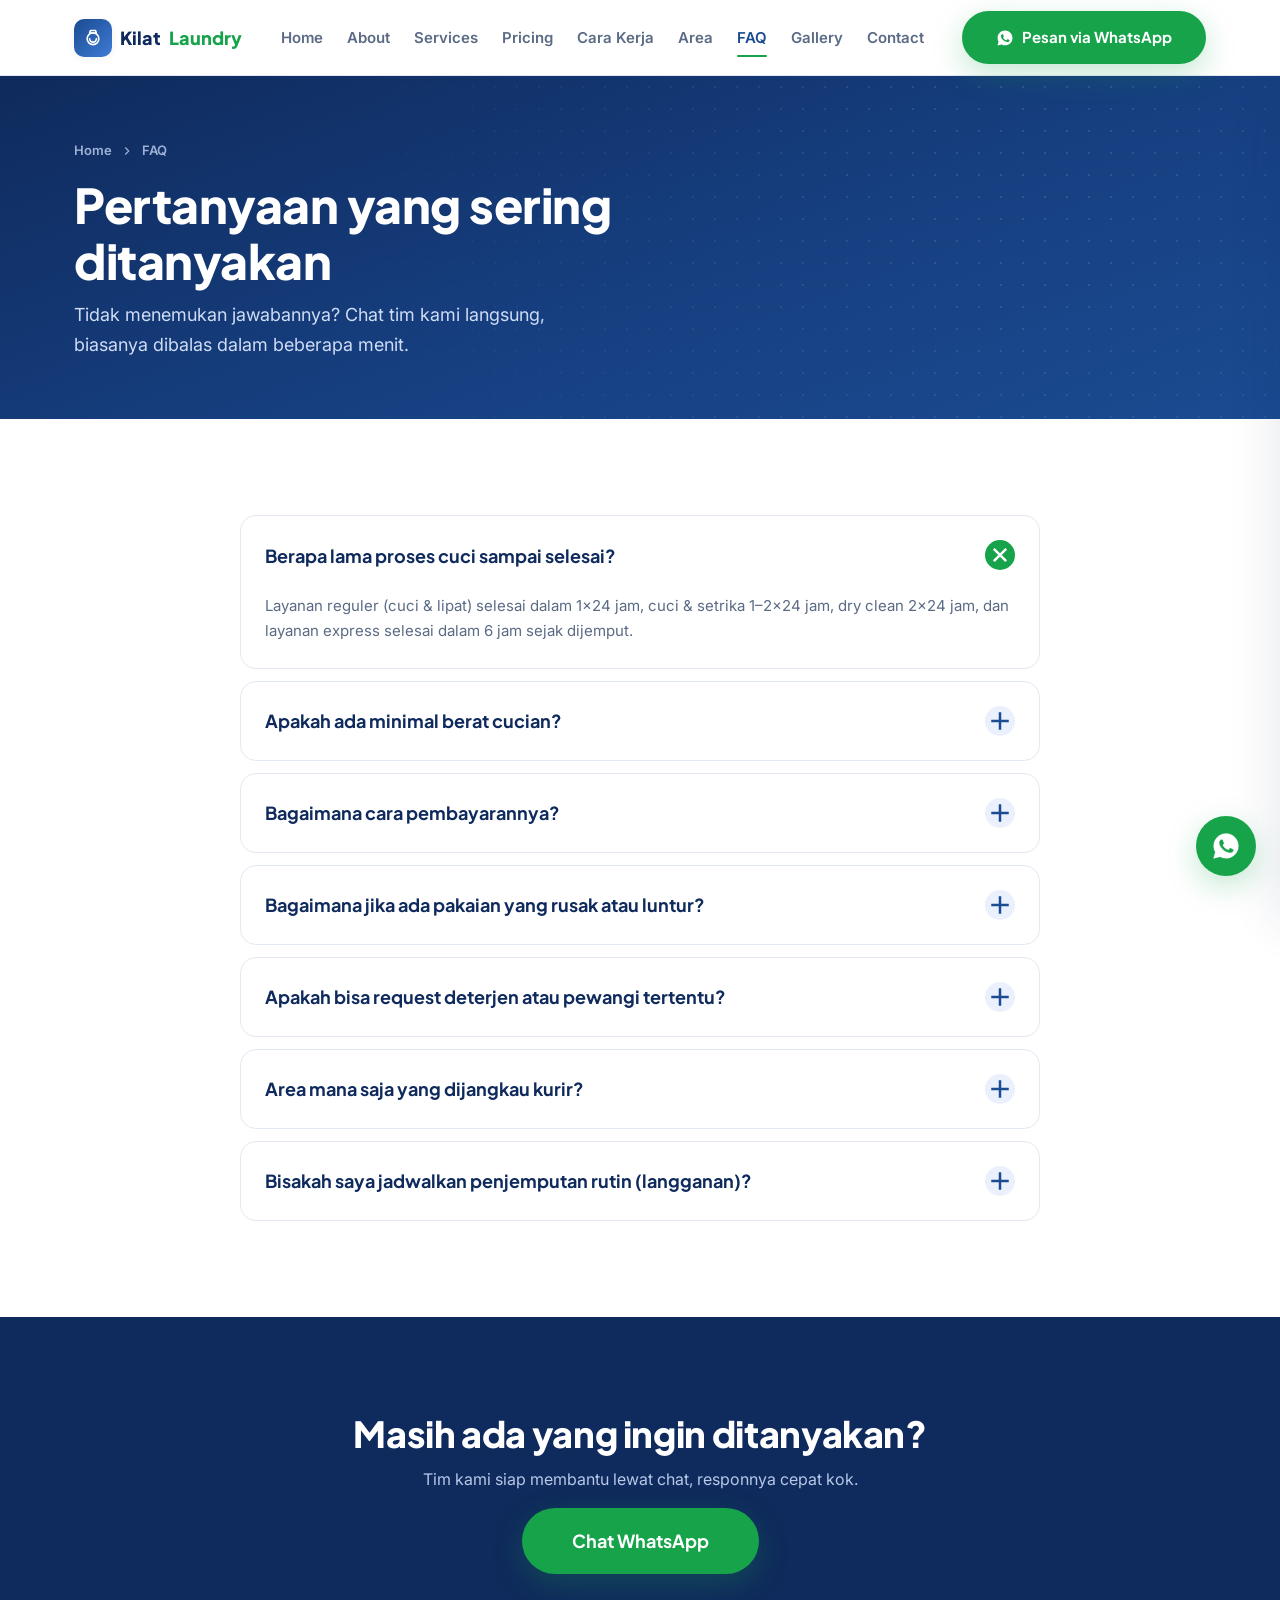
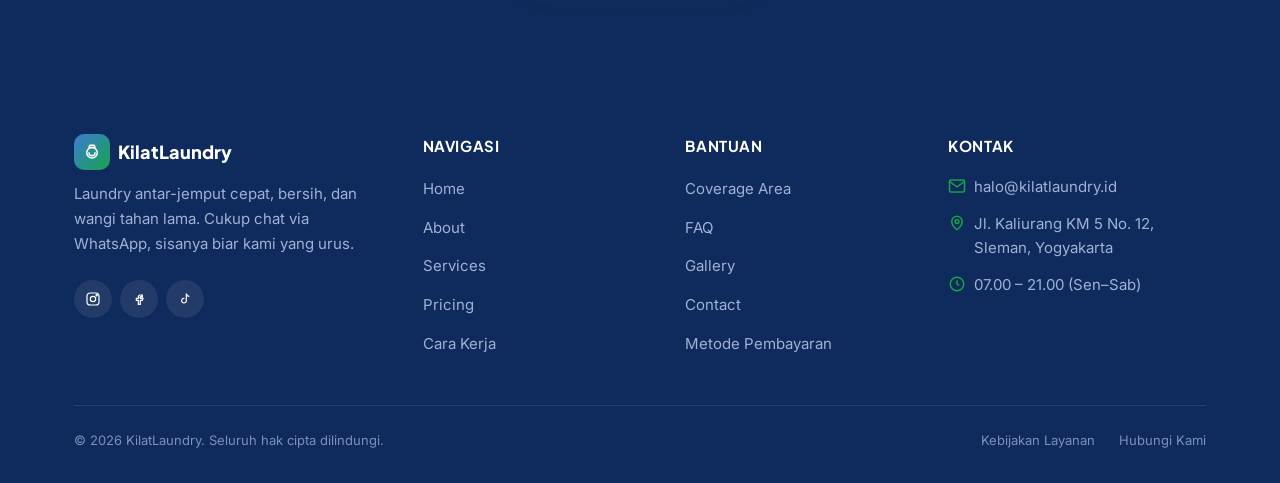
<file: faq.html>
<!DOCTYPE html>
<html lang="id">
<head>
  <meta charset="UTF-8" />
  <meta name="viewport" content="width=device-width, initial-scale=1.0" />
  <title>FAQ — KilatLaundry</title>
  <meta name="description" content="Pertanyaan yang sering ditanyakan seputar layanan antar-jemput, pembayaran, dan kebijakan KilatLaundry." />
  <link rel="canonical" href="https://kilatlaundry.id/faq.html" />
  <meta property="og:title" content="FAQ KilatLaundry" />
  <meta property="og:description" content="Jawaban cepat untuk pertanyaan seputar layanan kami." />
  <meta property="og:type" content="website" />
  <meta property="og:url" content="https://kilatlaundry.id/faq.html" />
  <link rel="icon" href="assets/icons/favicon.svg" type="image/svg+xml" />
  <link rel="preconnect" href="https://fonts.googleapis.com" />
  <link rel="preconnect" href="https://fonts.gstatic.com" crossorigin />
  <link href="https://fonts.googleapis.com/css2?family=Inter:wght@400;500;600;700&family=Plus+Jakarta+Sans:wght@600;700;800&display=swap" rel="stylesheet" />
  <link rel="stylesheet" href="assets/css/variables.css" />
  <link rel="stylesheet" href="assets/css/base.css" />
  <link rel="stylesheet" href="assets/css/navbar.css" />
  <link rel="stylesheet" href="assets/css/footer.css" />
  <link rel="stylesheet" href="assets/css/hero.css" />
  <link rel="stylesheet" href="assets/css/components.css" />
  <link rel="stylesheet" href="assets/css/animations.css" />
  <link rel="stylesheet" href="assets/css/pages/faq.css" />
  <script type="application/ld+json">
  {
    "@context": "https://schema.org",
    "@type": "FAQPage",
    "mainEntity": [
      { "@type": "Question", "name": "Berapa lama proses cuci selesai?", "acceptedAnswer": { "@type": "Answer", "text": "Layanan reguler selesai dalam 1x24 jam, cuci & setrika 1-2x24 jam, dan express selesai dalam 6 jam." } },
      { "@type": "Question", "name": "Apakah ada minimal berat cucian?", "acceptedAnswer": { "@type": "Answer", "text": "Minimal 3 kg per pesanan untuk layanan reguler, cuci & setrika, maupun express." } },
      { "@type": "Question", "name": "Bagaimana cara membayar?", "acceptedAnswer": { "@type": "Answer", "text": "Pembayaran dapat dilakukan tunai atau transfer/QRIS saat penjemputan maupun pengantaran." } }
    ]
  }
  </script>
</head>
<body data-page="faq">
  <a class="skip-link" href="#main">Lewati ke konten utama</a>
  <div id="navbar-root"></div>

  <main id="main">
    <section class="hero hero--page">
      <div class="hero__dots"></div>
      <div class="hero__inner">
        <div class="breadcrumb"><a href="index.html">Home</a><svg viewBox="0 0 24 24" fill="none" stroke="currentColor" stroke-width="2"><path d="m9 6 6 6-6 6"></path></svg><span>FAQ</span></div>
        <h1 class="hero__title">Pertanyaan yang sering ditanyakan</h1>
        <p class="hero__lead">Tidak menemukan jawabannya? Chat tim kami langsung, biasanya dibalas dalam beberapa menit.</p>
      </div>
    </section>

    <section class="section">
      <div class="container">
        <div class="accordion reveal" style="max-width:800px; margin-inline:auto;">
          <div class="accordion-item is-open">
            <button class="accordion-item__q" aria-expanded="true">
              Berapa lama proses cuci sampai selesai?
              <span class="accordion-item__icon"><svg viewBox="0 0 24 24" fill="none" stroke="currentColor" stroke-width="2"><path d="M12 5v14M5 12h14"></path></svg></span>
            </button>
            <div class="accordion-item__a">
              <div class="accordion-item__a-inner">Layanan reguler (cuci & lipat) selesai dalam 1×24 jam, cuci & setrika 1–2×24 jam, dry clean 2×24 jam, dan layanan express selesai dalam 6 jam sejak dijemput.</div>
            </div>
          </div>

          <div class="accordion-item">
            <button class="accordion-item__q" aria-expanded="false">
              Apakah ada minimal berat cucian?
              <span class="accordion-item__icon"><svg viewBox="0 0 24 24" fill="none" stroke="currentColor" stroke-width="2"><path d="M12 5v14M5 12h14"></path></svg></span>
            </button>
            <div class="accordion-item__a">
              <div class="accordion-item__a-inner">Ya, minimal 3 kg per pesanan untuk layanan reguler, cuci & setrika, maupun express. Tidak ada minimum untuk item satuan seperti dry clean atau cuci sepatu.</div>
            </div>
          </div>

          <div class="accordion-item">
            <button class="accordion-item__q" aria-expanded="false">
              Bagaimana cara pembayarannya?
              <span class="accordion-item__icon"><svg viewBox="0 0 24 24" fill="none" stroke="currentColor" stroke-width="2"><path d="M12 5v14M5 12h14"></path></svg></span>
            </button>
            <div class="accordion-item__a">
              <div class="accordion-item__a-inner">Kamu bisa bayar tunai maupun transfer/QRIS, baik saat kurir menjemput maupun saat mengantar kembali cucianmu. Lihat detail metode pembayaran di halaman Payment.</div>
            </div>
          </div>

          <div class="accordion-item">
            <button class="accordion-item__q" aria-expanded="false">
              Bagaimana jika ada pakaian yang rusak atau luntur?
              <span class="accordion-item__icon"><svg viewBox="0 0 24 24" fill="none" stroke="currentColor" stroke-width="2"><path d="M12 5v14M5 12h14"></path></svg></span>
            </button>
            <div class="accordion-item__a">
              <div class="accordion-item__a-inner">Kami memilah pakaian berdasarkan warna dan jenis kain sebelum dicuci. Jika kamu punya item yang rawan luntur atau rusak, beri tahu kurir saat penjemputan agar diproses terpisah.</div>
            </div>
          </div>

          <div class="accordion-item">
            <button class="accordion-item__q" aria-expanded="false">
              Apakah bisa request deterjen atau pewangi tertentu?
              <span class="accordion-item__icon"><svg viewBox="0 0 24 24" fill="none" stroke="currentColor" stroke-width="2"><path d="M12 5v14M5 12h14"></path></svg></span>
            </button>
            <div class="accordion-item__a">
              <div class="accordion-item__a-inner">Bisa. Kami menyediakan deterjen hypoallergenic untuk kulit sensitif dan bayi, serta beberapa pilihan pewangi. Sampaikan preferensimu saat menjadwalkan lewat WhatsApp.</div>
            </div>
          </div>

          <div class="accordion-item">
            <button class="accordion-item__q" aria-expanded="false">
              Area mana saja yang dijangkau kurir?
              <span class="accordion-item__icon"><svg viewBox="0 0 24 24" fill="none" stroke="currentColor" stroke-width="2"><path d="M12 5v14M5 12h14"></path></svg></span>
            </button>
            <div class="accordion-item__a">
              <div class="accordion-item__a-inner">Saat ini kami menjangkau 15+ area di Sleman, Kota Yogyakarta, dan Bantul. Cek daftar lengkapnya di halaman Coverage Area, atau tanyakan langsung ke tim kami.</div>
            </div>
          </div>

          <div class="accordion-item">
            <button class="accordion-item__q" aria-expanded="false">
              Bisakah saya jadwalkan penjemputan rutin (langganan)?
              <span class="accordion-item__icon"><svg viewBox="0 0 24 24" fill="none" stroke="currentColor" stroke-width="2"><path d="M12 5v14M5 12h14"></path></svg></span>
            </button>
            <div class="accordion-item__a">
              <div class="accordion-item__a-inner">Bisa. Banyak pelanggan kami menjadwalkan penjemputan mingguan tetap. Sampaikan preferensi hari dan jamnya, tim CS akan mengaturkan jadwal rutinmu.</div>
            </div>
          </div>
        </div>
      </div>
    </section>

    <section class="section section--dark">
      <div class="container text-center reveal">
        <h2>Masih ada yang ingin ditanyakan?</h2>
        <p style="max-width:520px;margin-inline:auto;">Tim kami siap membantu lewat chat, responnya cepat kok.</p>
        <a class="btn btn--primary btn--lg" data-wa-link="default" target="_blank" rel="noopener">Chat WhatsApp</a>
      </div>
    </section>
  </main>

  <div id="footer-root"></div>
  <div id="wa-float-root"></div>

  <script src="assets/js/config.js"></script>
  <script src="assets/js/components.js"></script>
  <script src="assets/js/main.js"></script>
</body>
</html>
</file>
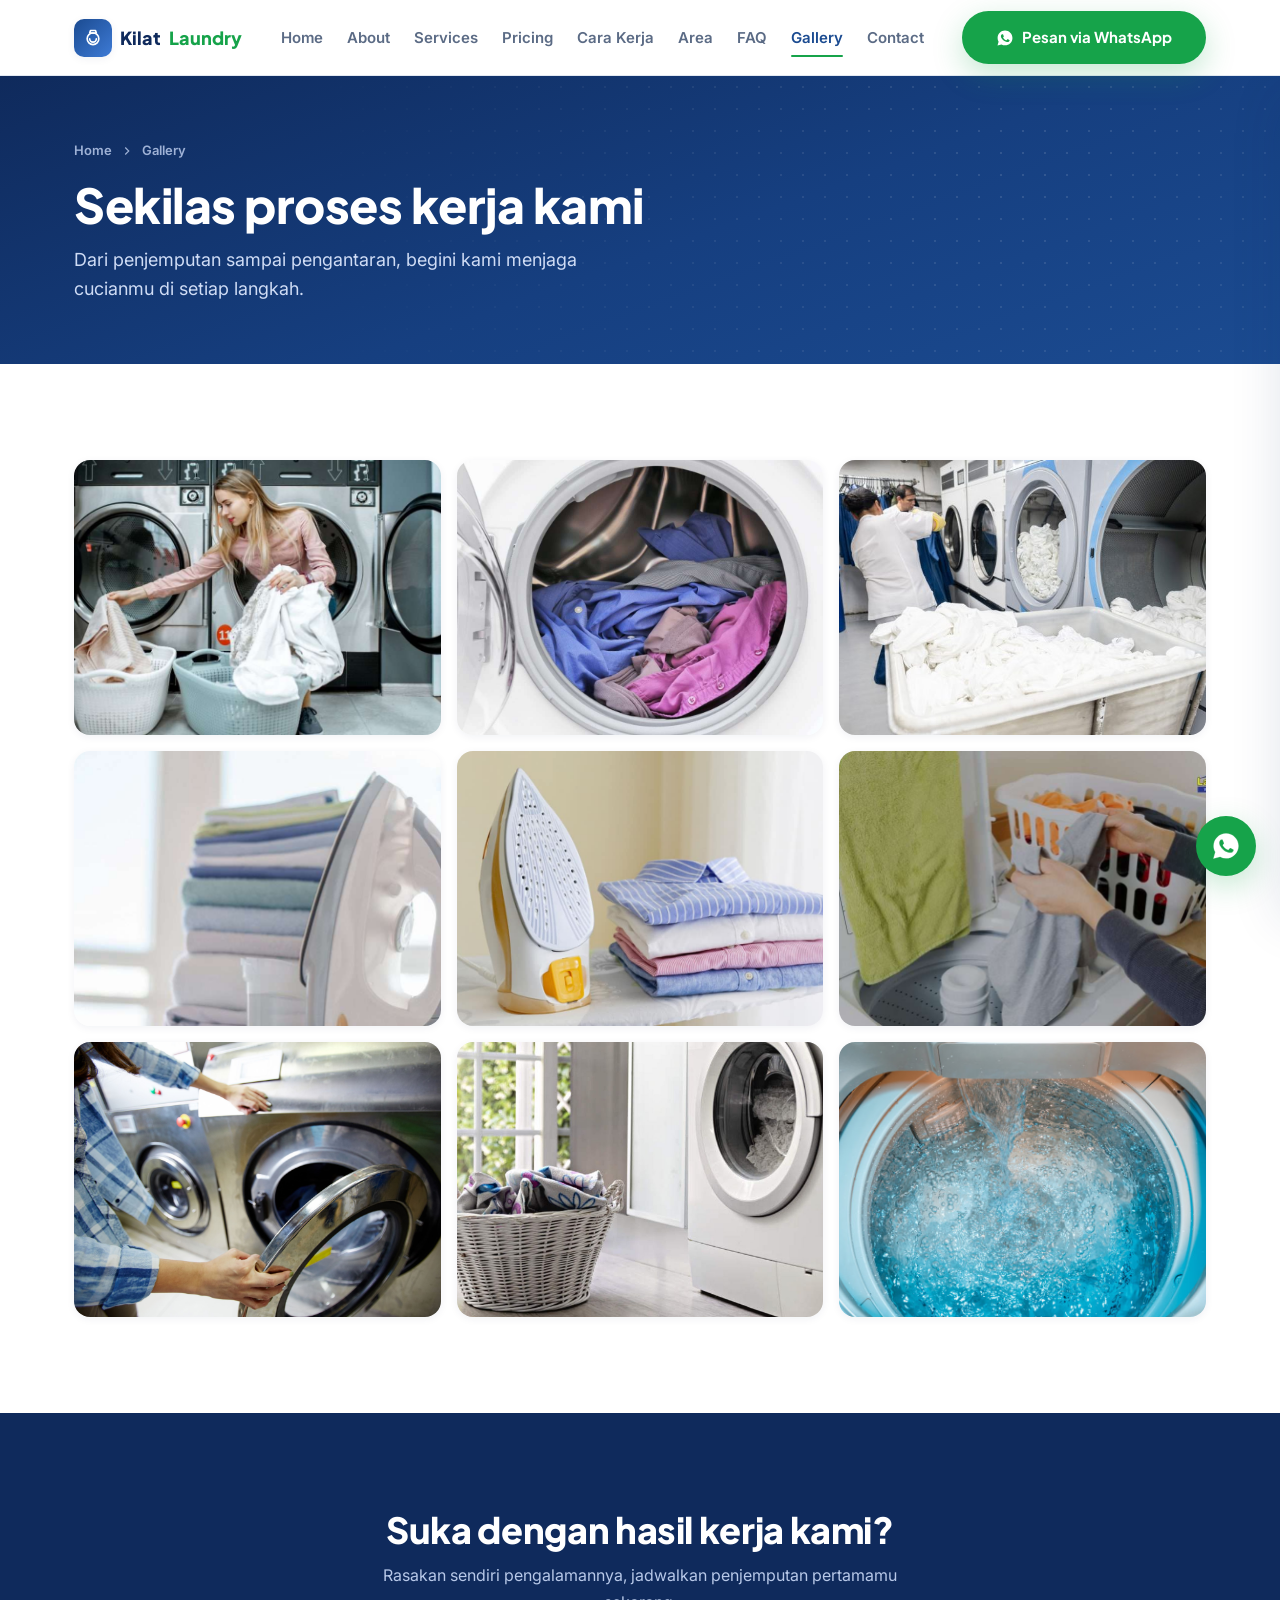
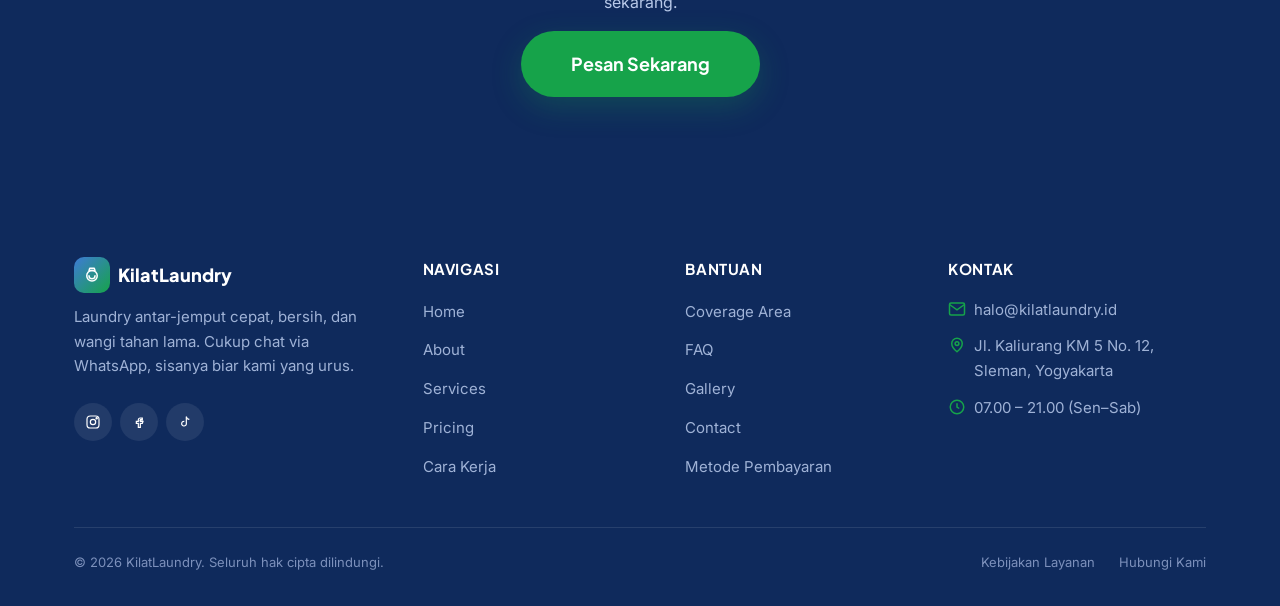
<file: gallery.html>
<!DOCTYPE html>
<html lang="id">
<head>
  <meta charset="UTF-8" />
  <meta name="viewport" content="width=device-width, initial-scale=1.0" />
  <title>Galeri — KilatLaundry</title>
  <meta name="description" content="Lihat suasana kerja, fasilitas cuci, dan hasil laundry KilatLaundry yang rapi dan wangi." />
  <link rel="canonical" href="https://kilatlaundry.id/gallery.html" />
  <meta property="og:title" content="Galeri KilatLaundry" />
  <meta property="og:description" content="Sekilas proses dan hasil kerja tim kami." />
  <meta property="og:type" content="website" />
  <meta property="og:url" content="https://kilatlaundry.id/gallery.html" />
  <link rel="icon" href="assets/icons/favicon.svg" type="image/svg+xml" />
  <link rel="preconnect" href="https://fonts.googleapis.com" />
  <link rel="preconnect" href="https://fonts.gstatic.com" crossorigin />
  <link href="https://fonts.googleapis.com/css2?family=Inter:wght@400;500;600;700&family=Plus+Jakarta+Sans:wght@600;700;800&display=swap" rel="stylesheet" />
  <link rel="stylesheet" href="assets/css/variables.css" />
  <link rel="stylesheet" href="assets/css/base.css" />
  <link rel="stylesheet" href="assets/css/navbar.css" />
  <link rel="stylesheet" href="assets/css/footer.css" />
  <link rel="stylesheet" href="assets/css/hero.css" />
  <link rel="stylesheet" href="assets/css/components.css" />
  <link rel="stylesheet" href="assets/css/animations.css" />
  <link rel="stylesheet" href="assets/css/pages/gallery.css" />
</head>
<body data-page="gallery">
  <a class="skip-link" href="#main">Lewati ke konten utama</a>
  <div id="navbar-root"></div>

  <main id="main">
    <section class="hero hero--page">
      <div class="hero__dots"></div>
      <div class="hero__inner">
        <div class="breadcrumb"><a href="index.html">Home</a><svg viewBox="0 0 24 24" fill="none" stroke="currentColor" stroke-width="2"><path d="m9 6 6 6-6 6"></path></svg><span>Gallery</span></div>
        <h1 class="hero__title">Sekilas proses kerja kami</h1>
        <p class="hero__lead">Dari penjemputan sampai pengantaran, begini kami menjaga cucianmu di setiap langkah.</p>
      </div>
    </section>

    <section class="section">
      <div class="container">
        <div class="gallery-grid reveal">
          <div class="gallery-item"><img src="assets/images/laundry-1.jpg" alt="Kurir menjemput cucian dari pelanggan" loading="lazy" width="600" height="450" /></div>
          <div class="gallery-item"><img src="assets/images/laundry-2.jpg" alt="Tumpukan cucian yang sudah dilipat rapi" loading="lazy" width="600" height="450" /></div>
          <div class="gallery-item"><img src="assets/images/laundry-4.jpg" alt="Mesin cuci berkapasitas besar di fasilitas kami" loading="lazy" width="600" height="450" /></div>
          <div class="gallery-item"><img src="assets/images/laundry-10.jpg" alt="Proses menyetrika pakaian" loading="lazy" width="600" height="450" /></div>
          <div class="gallery-item"><img src="assets/images/laundry-5.jpg" alt="Rak penyimpanan cucian bersih siap diantar" loading="lazy" width="600" height="450" /></div>
          <div class="gallery-item"><img src="assets/images/laundry-6.jpg" alt="Tim KilatLaundry sedang memilah pakaian" loading="lazy" width="600" height="450" /></div>
          <div class="gallery-item"><img src="assets/images/laundry-7.jpg" alt="Kurir mengantar paket laundry ke pelanggan" loading="lazy" width="600" height="450" /></div>
          <div class="gallery-item"><img src="assets/images/laundry-8.jpg" alt="Dry clean jas dan pakaian formal" loading="lazy" width="600" height="450" /></div>
          <div class="gallery-item"><img src="assets/images/laundry-9.jpg" alt="Sepatu bersih hasil cuci sepatu KilatLaundry" loading="lazy" width="600" height="450" /></div>
        </div>
      </div>
    </section>

    <section class="section section--dark">
      <div class="container text-center reveal">
        <h2>Suka dengan hasil kerja kami?</h2>
        <p style="max-width:520px;margin-inline:auto;">Rasakan sendiri pengalamannya, jadwalkan penjemputan pertamamu sekarang.</p>
        <a class="btn btn--primary btn--lg" data-wa-link="order" target="_blank" rel="noopener">Pesan Sekarang</a>
      </div>
    </section>
  </main>

  <div id="footer-root"></div>
  <div id="wa-float-root"></div>

  <script src="assets/js/config.js"></script>
  <script src="assets/js/components.js"></script>
  <script src="assets/js/main.js"></script>
</body>
</html>
</file>
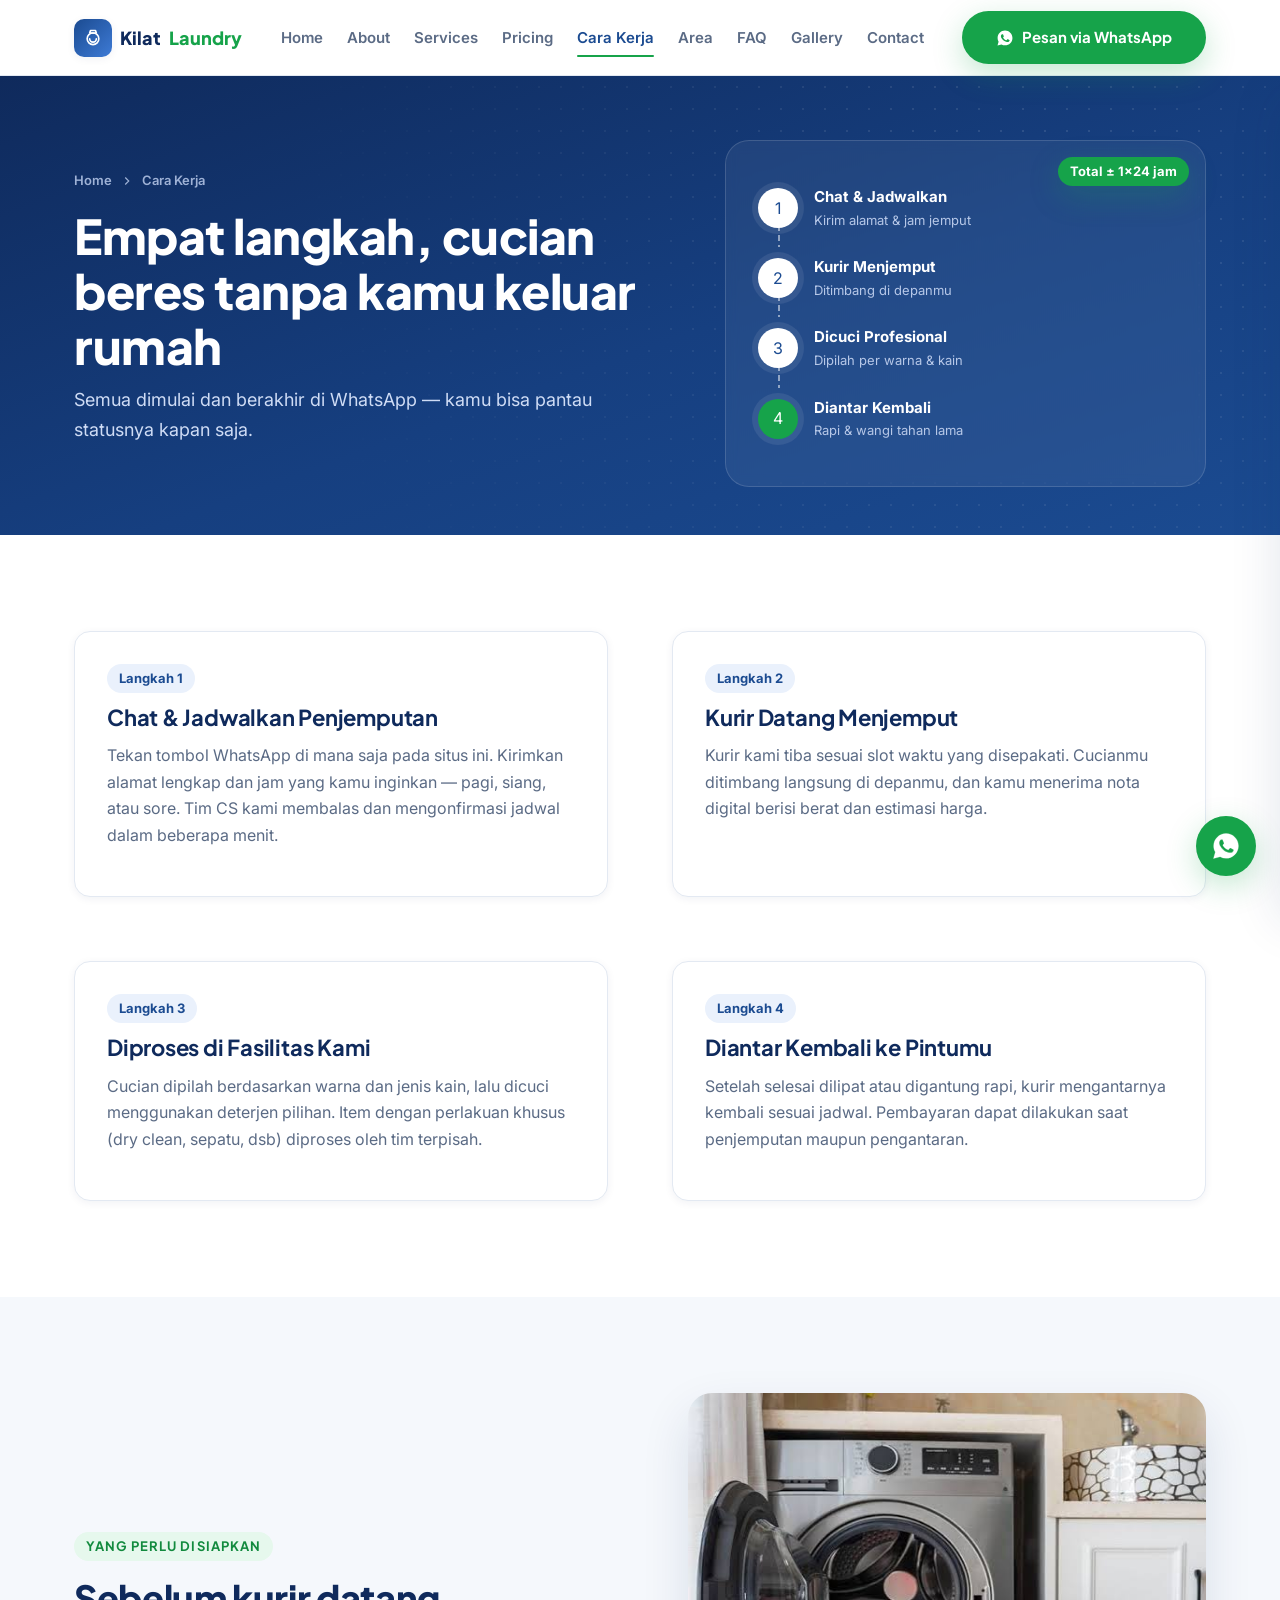
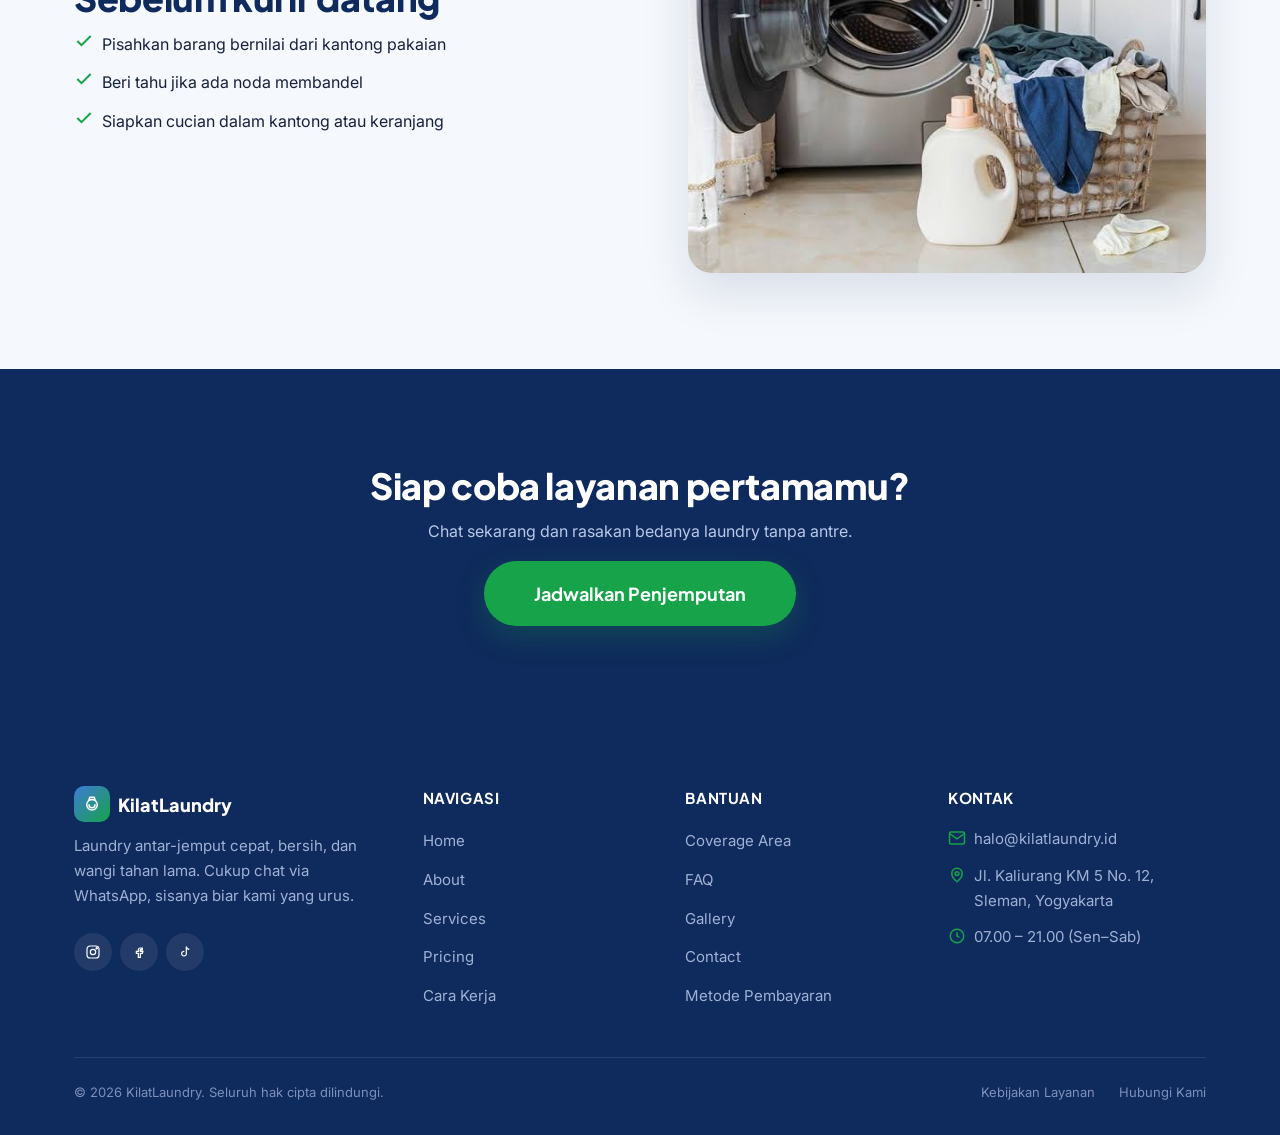
<file: how-it-works.html>
<!DOCTYPE html>
<html lang="id">
<head>
  <meta charset="UTF-8" />
  <meta name="viewport" content="width=device-width, initial-scale=1.0" />
  <title>Cara Kerja — KilatLaundry</title>
  <meta name="description" content="Begini alur lengkap layanan antar-jemput KilatLaundry, mulai dari chat WhatsApp sampai cucian bersih diantar kembali ke depan pintumu." />
  <link rel="canonical" href="https://kilatlaundry.id/how-it-works.html" />
  <meta property="og:title" content="Cara Kerja KilatLaundry" />
  <meta property="og:description" content="Empat langkah sederhana dari chat sampai cucian bersih di tanganmu." />
  <meta property="og:type" content="website" />
  <meta property="og:url" content="https://kilatlaundry.id/how-it-works.html" />
  <link rel="icon" href="assets/icons/favicon.svg" type="image/svg+xml" />
  <link rel="preconnect" href="https://fonts.googleapis.com" />
  <link rel="preconnect" href="https://fonts.gstatic.com" crossorigin />
  <link href="https://fonts.googleapis.com/css2?family=Inter:wght@400;500;600;700&family=Plus+Jakarta+Sans:wght@600;700;800&display=swap" rel="stylesheet" />
  <link rel="stylesheet" href="assets/css/variables.css" />
  <link rel="stylesheet" href="assets/css/base.css" />
  <link rel="stylesheet" href="assets/css/navbar.css" />
  <link rel="stylesheet" href="assets/css/footer.css" />
  <link rel="stylesheet" href="assets/css/hero.css" />
  <link rel="stylesheet" href="assets/css/components.css" />
  <link rel="stylesheet" href="assets/css/animations.css" />
  <link rel="stylesheet" href="assets/css/pages/how-it-works.css" />
</head>
<body data-page="how-it-works">
  <a class="skip-link" href="#main">Lewati ke konten utama</a>
  <div id="navbar-root"></div>

  <main id="main">
    <section class="hero hero--split hero--page">
      <div class="hero__dots"></div>
      <div class="hero__inner">
        <div>
          <div class="breadcrumb"><a href="index.html">Home</a><svg viewBox="0 0 24 24" fill="none" stroke="currentColor" stroke-width="2"><path d="m9 6 6 6-6 6"></path></svg><span>Cara Kerja</span></div>
          <h1 class="hero__title">Empat langkah, cucian beres tanpa kamu keluar rumah</h1>
          <p class="hero__lead">Semua dimulai dan berakhir di WhatsApp — kamu bisa pantau statusnya kapan saja.</p>
        </div>
        <div class="route reveal">
          <div class="route__eta">Total ± 1×24 jam</div>
          <div class="route__path">
            <div class="route__node">
              <div class="route__node-dot">1</div>
              <div class="route__node-text"><div class="route__node-title">Chat & Jadwalkan</div><div class="route__node-sub">Kirim alamat & jam jemput</div></div>
            </div>
            <div class="route__node">
              <div class="route__node-dot">2</div>
              <div class="route__node-text"><div class="route__node-title">Kurir Menjemput</div><div class="route__node-sub">Ditimbang di depanmu</div></div>
            </div>
            <div class="route__node">
              <div class="route__node-dot">3</div>
              <div class="route__node-text"><div class="route__node-title">Dicuci Profesional</div><div class="route__node-sub">Dipilah per warna & kain</div></div>
            </div>
            <div class="route__node">
              <div class="route__node-dot">4</div>
              <div class="route__node-text"><div class="route__node-title">Diantar Kembali</div><div class="route__node-sub">Rapi & wangi tahan lama</div></div>
            </div>
          </div>
        </div>
      </div>
    </section>

    <section class="section">
      <div class="container">
        <div class="grid grid-2" style="gap: var(--sp-8);">
          <div class="card reveal">
            <div class="badge">Langkah 1</div>
            <h3 style="margin-top:var(--sp-3);">Chat & Jadwalkan Penjemputan</h3>
            <p>Tekan tombol WhatsApp di mana saja pada situs ini. Kirimkan alamat lengkap dan jam yang kamu inginkan — pagi, siang, atau sore. Tim CS kami membalas dan mengonfirmasi jadwal dalam beberapa menit.</p>
          </div>
          <div class="card reveal">
            <div class="badge">Langkah 2</div>
            <h3 style="margin-top:var(--sp-3);">Kurir Datang Menjemput</h3>
            <p>Kurir kami tiba sesuai slot waktu yang disepakati. Cucianmu ditimbang langsung di depanmu, dan kamu menerima nota digital berisi berat dan estimasi harga.</p>
          </div>
          <div class="card reveal">
            <div class="badge">Langkah 3</div>
            <h3 style="margin-top:var(--sp-3);">Diproses di Fasilitas Kami</h3>
            <p>Cucian dipilah berdasarkan warna dan jenis kain, lalu dicuci menggunakan deterjen pilihan. Item dengan perlakuan khusus (dry clean, sepatu, dsb) diproses oleh tim terpisah.</p>
          </div>
          <div class="card reveal">
            <div class="badge">Langkah 4</div>
            <h3 style="margin-top:var(--sp-3);">Diantar Kembali ke Pintumu</h3>
            <p>Setelah selesai dilipat atau digantung rapi, kurir mengantarnya kembali sesuai jadwal. Pembayaran dapat dilakukan saat penjemputan maupun pengantaran.</p>
          </div>
        </div>
      </div>
    </section>

    <section class="section section--soft">
      <div class="container grid grid-2" style="align-items:center; gap:var(--sp-9);">
        <div class="reveal">
          <span class="eyebrow">Yang perlu disiapkan</span>
          <h2>Sebelum kurir datang</h2>
          <ul style="display:flex; flex-direction:column; gap:var(--sp-3);">
            <li style="display:flex; gap:8px;"><svg width="20" height="20" viewBox="0 0 24 24" fill="none" stroke="#16a34a" stroke-width="2.4"><path d="M20 6 9 17l-5-5"></path></svg> Pisahkan barang bernilai dari kantong pakaian</li>
            <li style="display:flex; gap:8px;"><svg width="20" height="20" viewBox="0 0 24 24" fill="none" stroke="#16a34a" stroke-width="2.4"><path d="M20 6 9 17l-5-5"></path></svg> Beri tahu jika ada noda membandel</li>
            <li style="display:flex; gap:8px;"><svg width="20" height="20" viewBox="0 0 24 24" fill="none" stroke="#16a34a" stroke-width="2.4"><path d="M20 6 9 17l-5-5"></path></svg> Siapkan cucian dalam kantong atau keranjang</li>
          </ul>
        </div>
        <div class="reveal">
          <img src="assets/images/laundry-12.jfif" alt="Kurir KilatLaundry menimbang cucian di depan pelanggan" style="border-radius: var(--radius-lg); box-shadow: var(--shadow-lg);" loading="lazy" width="600" height="480" />
        </div>
      </div>
    </section>

    <section class="section section--dark">
      <div class="container text-center reveal">
        <h2>Siap coba layanan pertamamu?</h2>
        <p style="max-width:520px;margin-inline:auto;">Chat sekarang dan rasakan bedanya laundry tanpa antre.</p>
        <a class="btn btn--primary btn--lg" data-wa-link="order" target="_blank" rel="noopener">Jadwalkan Penjemputan</a>
      </div>
    </section>
  </main>

  <div id="footer-root"></div>
  <div id="wa-float-root"></div>

  <script src="assets/js/config.js"></script>
  <script src="assets/js/components.js"></script>
  <script src="assets/js/main.js"></script>
</body>
</html>
</file>
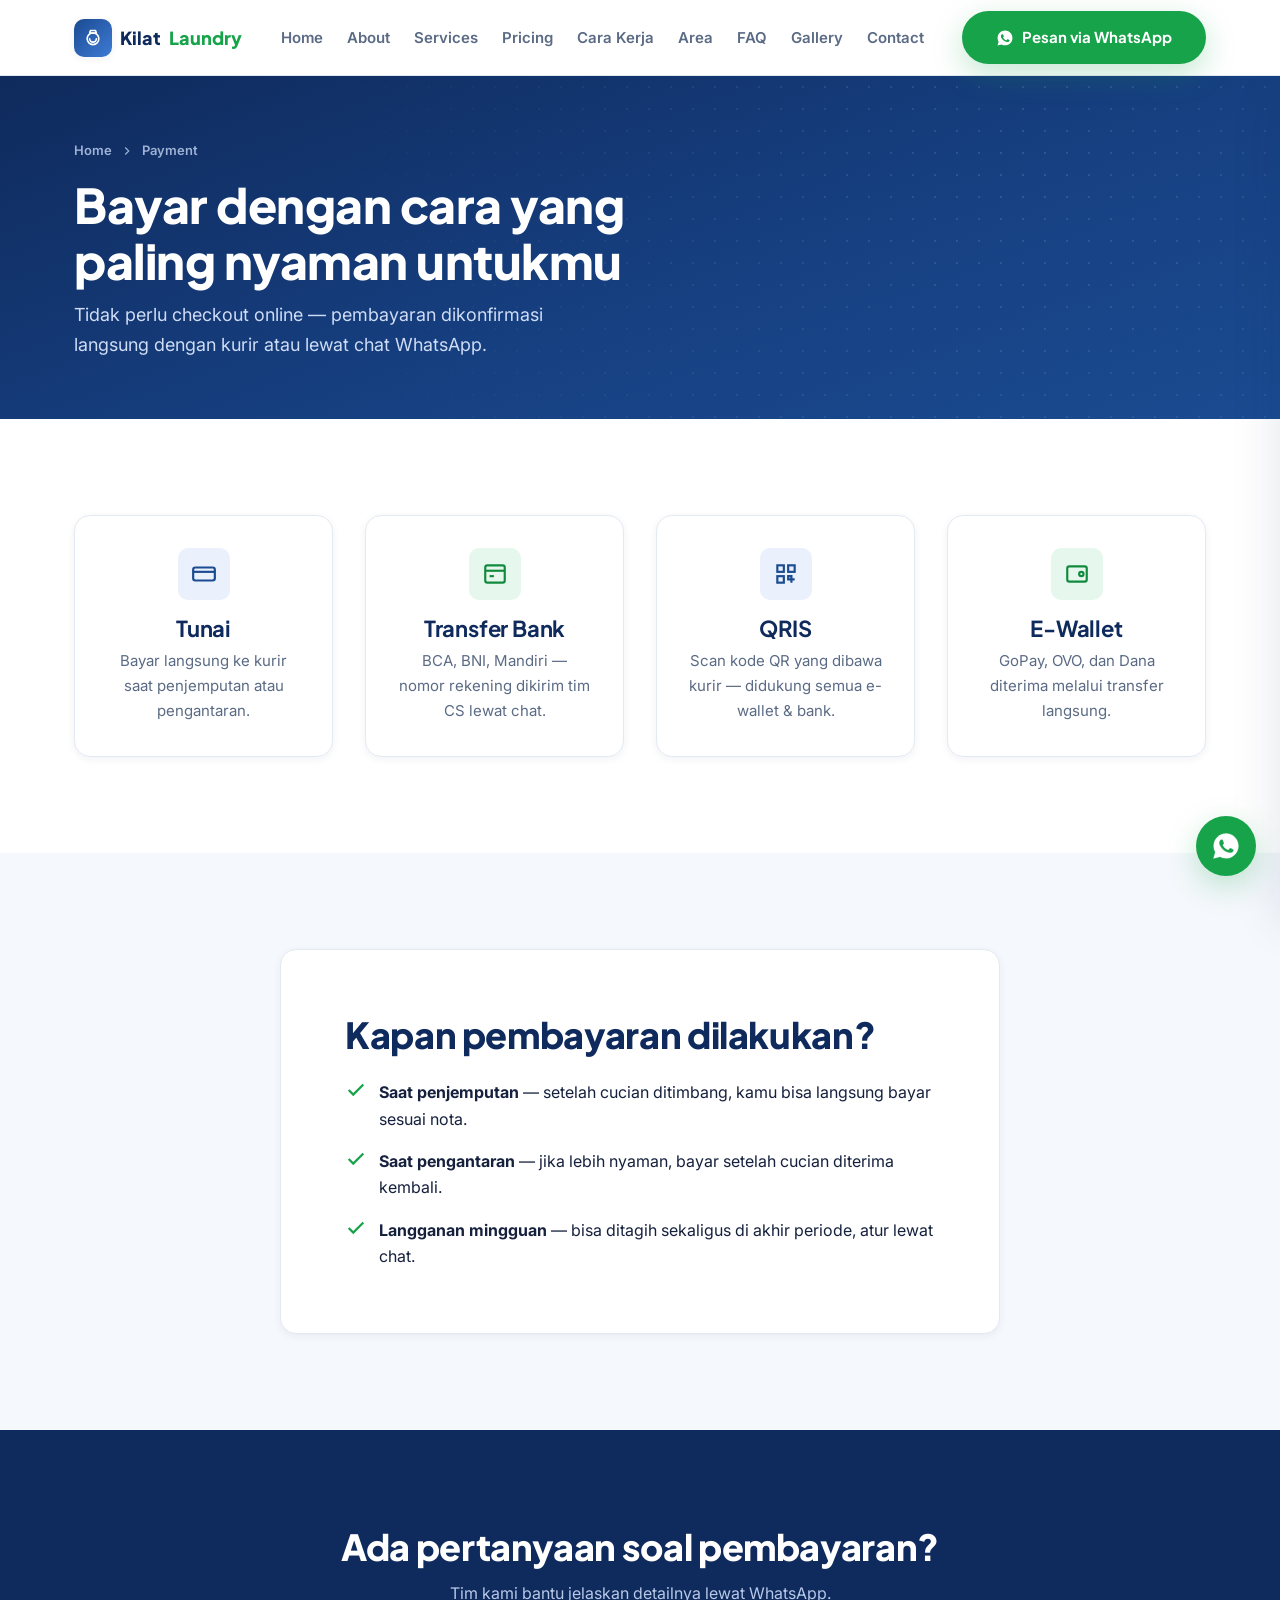
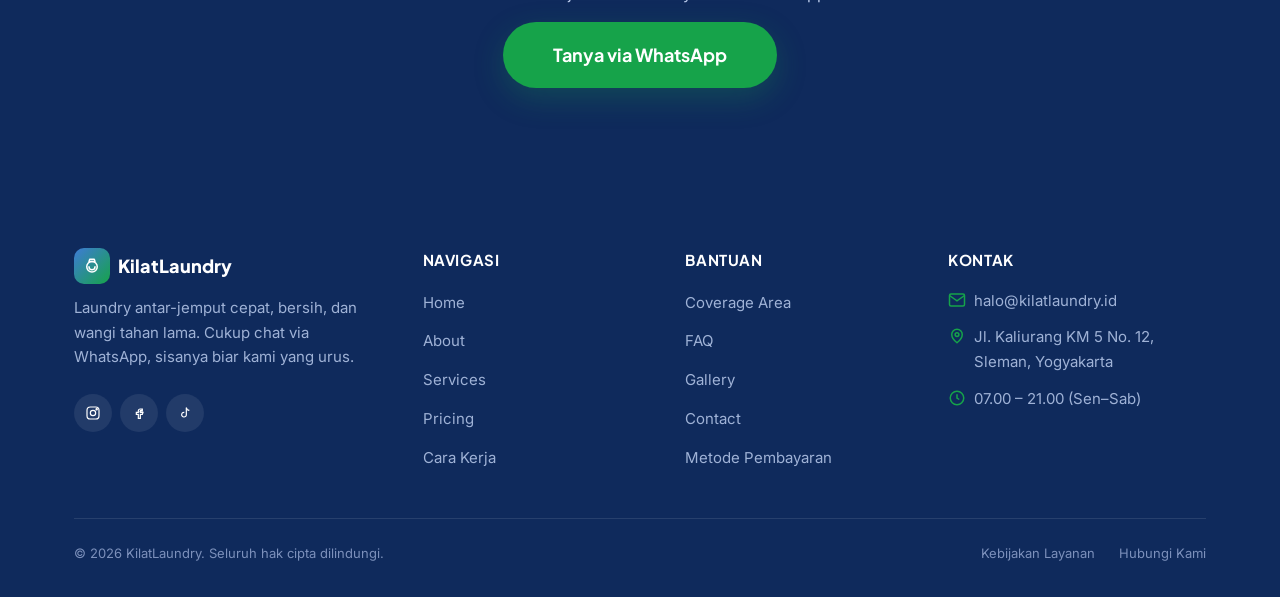
<file: payment.html>
<!DOCTYPE html>
<html lang="id">
<head>
  <meta charset="UTF-8" />
  <meta name="viewport" content="width=device-width, initial-scale=1.0" />
  <title>Metode Pembayaran — KilatLaundry</title>
  <meta name="description" content="KilatLaundry menerima pembayaran tunai, transfer bank, QRIS, dan e-wallet. Bayar saat penjemputan atau pengantaran." />
  <link rel="canonical" href="https://kilatlaundry.id/payment.html" />
  <meta property="og:title" content="Metode Pembayaran KilatLaundry" />
  <meta property="og:description" content="Tunai, transfer, QRIS, atau e-wallet — pilih yang paling nyaman." />
  <meta property="og:type" content="website" />
  <meta property="og:url" content="https://kilatlaundry.id/payment.html" />
  <link rel="icon" href="assets/icons/favicon.svg" type="image/svg+xml" />
  <link rel="preconnect" href="https://fonts.googleapis.com" />
  <link rel="preconnect" href="https://fonts.gstatic.com" crossorigin />
  <link href="https://fonts.googleapis.com/css2?family=Inter:wght@400;500;600;700&family=Plus+Jakarta+Sans:wght@600;700;800&display=swap" rel="stylesheet" />
  <link rel="stylesheet" href="assets/css/variables.css" />
  <link rel="stylesheet" href="assets/css/base.css" />
  <link rel="stylesheet" href="assets/css/navbar.css" />
  <link rel="stylesheet" href="assets/css/footer.css" />
  <link rel="stylesheet" href="assets/css/hero.css" />
  <link rel="stylesheet" href="assets/css/components.css" />
  <link rel="stylesheet" href="assets/css/animations.css" />
  <link rel="stylesheet" href="assets/css/pages/payment.css" />
</head>
<body data-page="payment">
  <a class="skip-link" href="#main">Lewati ke konten utama</a>
  <div id="navbar-root"></div>

  <main id="main">
    <section class="hero hero--page">
      <div class="hero__dots"></div>
      <div class="hero__inner">
        <div class="breadcrumb"><a href="index.html">Home</a><svg viewBox="0 0 24 24" fill="none" stroke="currentColor" stroke-width="2"><path d="m9 6 6 6-6 6"></path></svg><span>Payment</span></div>
        <h1 class="hero__title">Bayar dengan cara yang paling nyaman untukmu</h1>
        <p class="hero__lead">Tidak perlu checkout online — pembayaran dikonfirmasi langsung dengan kurir atau lewat chat WhatsApp.</p>
      </div>
    </section>

    <section class="section">
      <div class="container">
        <div class="grid grid-4 stagger">
          <div class="card reveal text-center">
            <div class="card__icon" style="margin-inline:auto;"><svg viewBox="0 0 24 24" fill="none" stroke="currentColor" stroke-width="2"><rect x="2" y="6" width="20" height="12" rx="2"></rect><path d="M2 10h20"></path></svg></div>
            <h3 class="card__title">Tunai</h3>
            <p class="card__text">Bayar langsung ke kurir saat penjemputan atau pengantaran.</p>
          </div>
          <div class="card card--accent reveal text-center">
            <div class="card__icon" style="margin-inline:auto;"><svg viewBox="0 0 24 24" fill="none" stroke="currentColor" stroke-width="2"><rect x="3" y="4" width="18" height="16" rx="2"></rect><path d="M3 9h18"></path><path d="M7 14h4"></path></svg></div>
            <h3 class="card__title">Transfer Bank</h3>
            <p class="card__text">BCA, BNI, Mandiri — nomor rekening dikirim tim CS lewat chat.</p>
          </div>
          <div class="card reveal text-center">
            <div class="card__icon" style="margin-inline:auto;"><svg viewBox="0 0 24 24" fill="none" stroke="currentColor" stroke-width="2"><rect x="4" y="4" width="6" height="6"></rect><rect x="14" y="4" width="6" height="6"></rect><rect x="4" y="14" width="6" height="6"></rect><path d="M14 14h3v3h-3zM20 17h-3v3"></path></svg></div>
            <h3 class="card__title">QRIS</h3>
            <p class="card__text">Scan kode QR yang dibawa kurir — didukung semua e-wallet & bank.</p>
          </div>
          <div class="card card--accent reveal text-center">
            <div class="card__icon" style="margin-inline:auto;"><svg viewBox="0 0 24 24" fill="none" stroke="currentColor" stroke-width="2"><rect x="3" y="5" width="18" height="14" rx="2"></rect><circle cx="16" cy="12" r="2"></circle></svg></div>
            <h3 class="card__title">E-Wallet</h3>
            <p class="card__text">GoPay, OVO, dan Dana diterima melalui transfer langsung.</p>
          </div>
        </div>
      </div>
    </section>

    <section class="section section--soft">
      <div class="container">
        <div class="card reveal" style="max-width:720px; margin-inline:auto; padding:var(--sp-8);">
          <h2>Kapan pembayaran dilakukan?</h2>
          <ul style="display:flex; flex-direction:column; gap:var(--sp-4); margin-top:var(--sp-5);">
            <li style="display:flex; gap:12px;"><svg width="22" height="22" viewBox="0 0 24 24" fill="none" stroke="#16a34a" stroke-width="2.4" style="flex-shrink:0;"><path d="M20 6 9 17l-5-5"></path></svg><span><strong>Saat penjemputan</strong> — setelah cucian ditimbang, kamu bisa langsung bayar sesuai nota.</span></li>
            <li style="display:flex; gap:12px;"><svg width="22" height="22" viewBox="0 0 24 24" fill="none" stroke="#16a34a" stroke-width="2.4" style="flex-shrink:0;"><path d="M20 6 9 17l-5-5"></path></svg><span><strong>Saat pengantaran</strong> — jika lebih nyaman, bayar setelah cucian diterima kembali.</span></li>
            <li style="display:flex; gap:12px;"><svg width="22" height="22" viewBox="0 0 24 24" fill="none" stroke="#16a34a" stroke-width="2.4" style="flex-shrink:0;"><path d="M20 6 9 17l-5-5"></path></svg><span><strong>Langganan mingguan</strong> — bisa ditagih sekaligus di akhir periode, atur lewat chat.</span></li>
          </ul>
        </div>
      </div>
    </section>

    <section class="section section--dark">
      <div class="container text-center reveal">
        <h2>Ada pertanyaan soal pembayaran?</h2>
        <p style="max-width:520px;margin-inline:auto;">Tim kami bantu jelaskan detailnya lewat WhatsApp.</p>
        <a class="btn btn--primary btn--lg" data-wa-link="default" target="_blank" rel="noopener">Tanya via WhatsApp</a>
      </div>
    </section>
  </main>

  <div id="footer-root"></div>
  <div id="wa-float-root"></div>

  <script src="assets/js/config.js"></script>
  <script src="assets/js/components.js"></script>
  <script src="assets/js/main.js"></script>
</body>
</html>
</file>
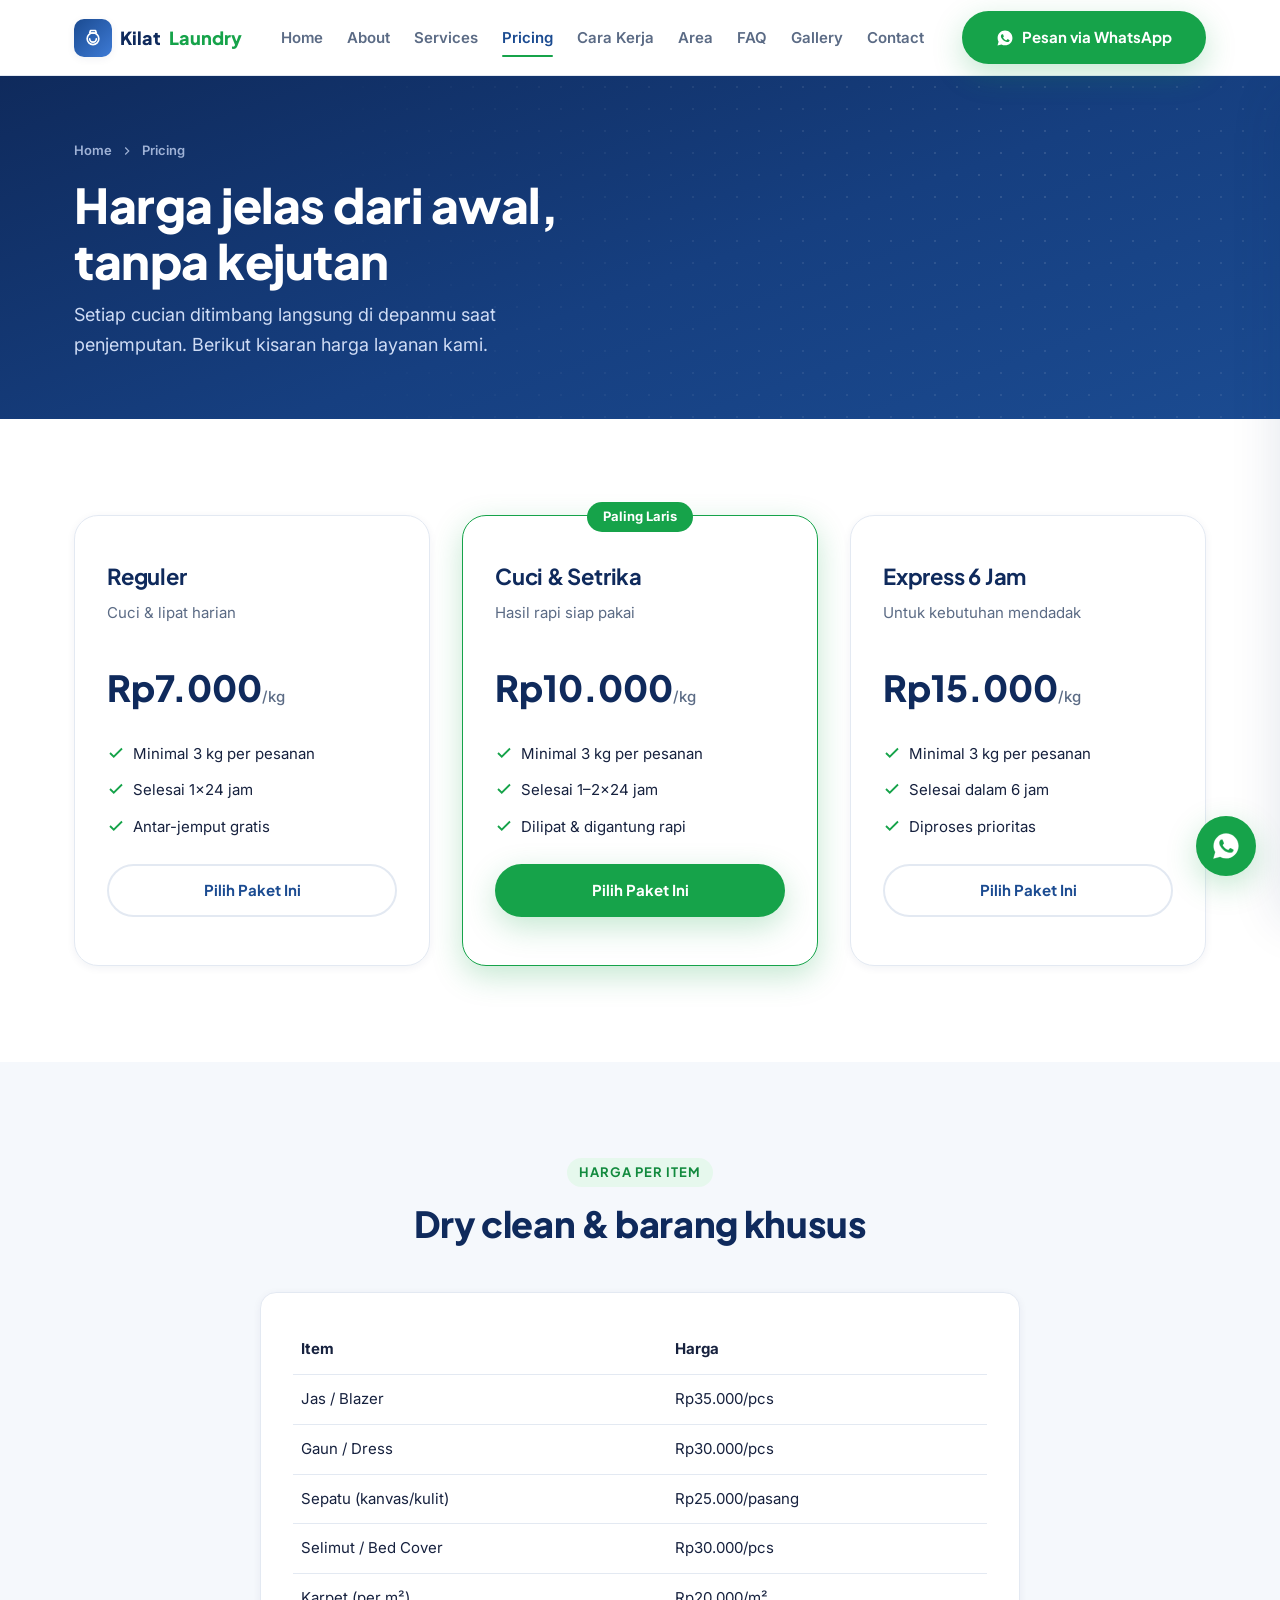
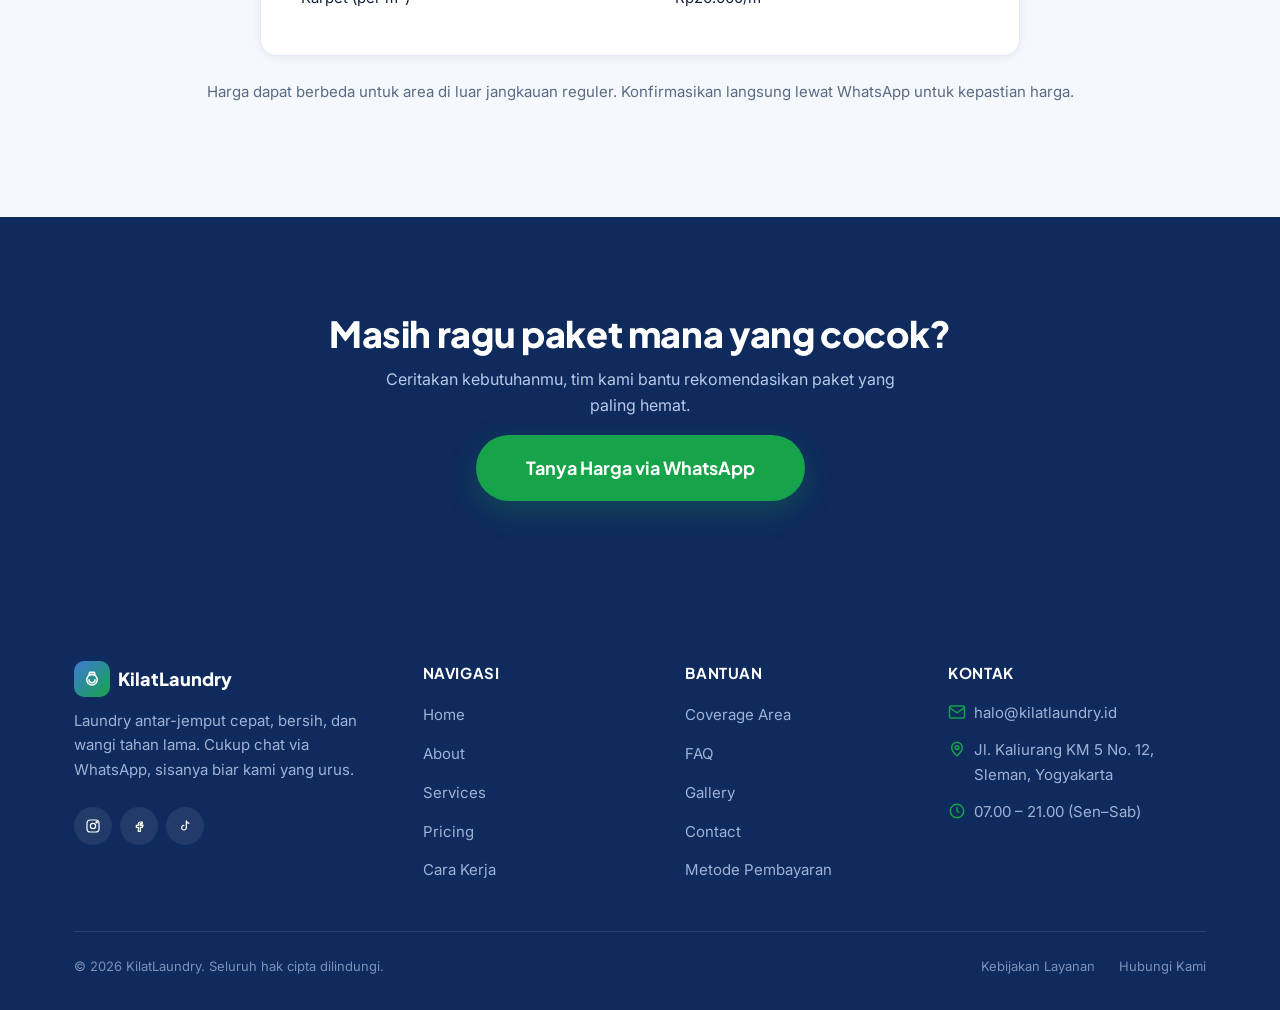
<file: pricing.html>
<!DOCTYPE html>
<html lang="id">
<head>
  <meta charset="UTF-8" />
  <meta name="viewport" content="width=device-width, initial-scale=1.0" />
  <title>Harga — KilatLaundry</title>
  <meta name="description" content="Daftar harga laundry antar-jemput KilatLaundry: cuci reguler mulai Rp7.000/kg, express 6 jam, dan dry clean per item. Tanpa biaya tersembunyi." />
  <link rel="canonical" href="https://kilatlaundry.id/pricing.html" />
  <meta property="og:title" content="Harga KilatLaundry" />
  <meta property="og:description" content="Transparan, ditimbang di depanmu, tanpa biaya tersembunyi." />
  <meta property="og:type" content="website" />
  <meta property="og:url" content="https://kilatlaundry.id/pricing.html" />
  <link rel="icon" href="assets/icons/favicon.svg" type="image/svg+xml" />
  <link rel="preconnect" href="https://fonts.googleapis.com" />
  <link rel="preconnect" href="https://fonts.gstatic.com" crossorigin />
  <link href="https://fonts.googleapis.com/css2?family=Inter:wght@400;500;600;700&family=Plus+Jakarta+Sans:wght@600;700;800&display=swap" rel="stylesheet" />
  <link rel="stylesheet" href="assets/css/variables.css" />
  <link rel="stylesheet" href="assets/css/base.css" />
  <link rel="stylesheet" href="assets/css/navbar.css" />
  <link rel="stylesheet" href="assets/css/footer.css" />
  <link rel="stylesheet" href="assets/css/hero.css" />
  <link rel="stylesheet" href="assets/css/components.css" />
  <link rel="stylesheet" href="assets/css/animations.css" />
  <link rel="stylesheet" href="assets/css/pages/pricing.css" />
</head>
<body data-page="pricing">
  <a class="skip-link" href="#main">Lewati ke konten utama</a>
  <div id="navbar-root"></div>

  <main id="main">
    <section class="hero hero--page">
      <div class="hero__dots"></div>
      <div class="hero__inner">
        <div class="breadcrumb"><a href="index.html">Home</a><svg viewBox="0 0 24 24" fill="none" stroke="currentColor" stroke-width="2"><path d="m9 6 6 6-6 6"></path></svg><span>Pricing</span></div>
        <h1 class="hero__title">Harga jelas dari awal, tanpa kejutan</h1>
        <p class="hero__lead">Setiap cucian ditimbang langsung di depanmu saat penjemputan. Berikut kisaran harga layanan kami.</p>
      </div>
    </section>

    <section class="section">
      <div class="container">
        <div class="grid grid-3 stagger">
          <div class="price-card reveal">
            <div>
              <h3>Reguler</h3>
              <p class="text-muted" style="font-size:var(--fs-sm);">Cuci & lipat harian</p>
            </div>
            <div><span class="price-card__amount">Rp7.000</span><span class="price-card__unit">/kg</span></div>
            <ul class="price-card__list">
              <li><svg viewBox="0 0 24 24" fill="none" stroke="currentColor" stroke-width="2.4"><path d="M20 6 9 17l-5-5"></path></svg> Minimal 3 kg per pesanan</li>
              <li><svg viewBox="0 0 24 24" fill="none" stroke="currentColor" stroke-width="2.4"><path d="M20 6 9 17l-5-5"></path></svg> Selesai 1×24 jam</li>
              <li><svg viewBox="0 0 24 24" fill="none" stroke="currentColor" stroke-width="2.4"><path d="M20 6 9 17l-5-5"></path></svg> Antar-jemput gratis</li>
            </ul>
            <a class="btn btn--outline btn--block" data-wa-link="pricing" target="_blank" rel="noopener">Pilih Paket Ini</a>
          </div>

          <div class="price-card price-card--featured reveal">
            <span class="price-card__ribbon">Paling Laris</span>
            <div>
              <h3>Cuci & Setrika</h3>
              <p class="text-muted" style="font-size:var(--fs-sm);">Hasil rapi siap pakai</p>
            </div>
            <div><span class="price-card__amount">Rp10.000</span><span class="price-card__unit">/kg</span></div>
            <ul class="price-card__list">
              <li><svg viewBox="0 0 24 24" fill="none" stroke="currentColor" stroke-width="2.4"><path d="M20 6 9 17l-5-5"></path></svg> Minimal 3 kg per pesanan</li>
              <li><svg viewBox="0 0 24 24" fill="none" stroke="currentColor" stroke-width="2.4"><path d="M20 6 9 17l-5-5"></path></svg> Selesai 1–2×24 jam</li>
              <li><svg viewBox="0 0 24 24" fill="none" stroke="currentColor" stroke-width="2.4"><path d="M20 6 9 17l-5-5"></path></svg> Dilipat & digantung rapi</li>
            </ul>
            <a class="btn btn--primary btn--block" data-wa-link="pricing" target="_blank" rel="noopener">Pilih Paket Ini</a>
          </div>

          <div class="price-card reveal">
            <div>
              <h3>Express 6 Jam</h3>
              <p class="text-muted" style="font-size:var(--fs-sm);">Untuk kebutuhan mendadak</p>
            </div>
            <div><span class="price-card__amount">Rp15.000</span><span class="price-card__unit">/kg</span></div>
            <ul class="price-card__list">
              <li><svg viewBox="0 0 24 24" fill="none" stroke="currentColor" stroke-width="2.4"><path d="M20 6 9 17l-5-5"></path></svg> Minimal 3 kg per pesanan</li>
              <li><svg viewBox="0 0 24 24" fill="none" stroke="currentColor" stroke-width="2.4"><path d="M20 6 9 17l-5-5"></path></svg> Selesai dalam 6 jam</li>
              <li><svg viewBox="0 0 24 24" fill="none" stroke="currentColor" stroke-width="2.4"><path d="M20 6 9 17l-5-5"></path></svg> Diproses prioritas</li>
            </ul>
            <a class="btn btn--outline btn--block" data-wa-link="pricing" target="_blank" rel="noopener">Pilih Paket Ini</a>
          </div>
        </div>
      </div>
    </section>

    <section class="section section--soft">
      <div class="container">
        <div class="section-head section-head--center reveal">
          <span class="eyebrow">Harga per item</span>
          <h2>Dry clean & barang khusus</h2>
        </div>
        <div class="card reveal" style="max-width:760px; margin-inline:auto; overflow-x:auto;">
          <table style="width:100%; border-collapse:collapse; font-size:var(--fs-sm);">
            <thead>
              <tr style="text-align:left; border-bottom:1px solid var(--color-border);">
                <th style="padding:12px 8px;">Item</th>
                <th style="padding:12px 8px;">Harga</th>
              </tr>
            </thead>
            <tbody>
              <tr style="border-bottom:1px solid var(--color-border);"><td style="padding:12px 8px;">Jas / Blazer</td><td style="padding:12px 8px;">Rp35.000/pcs</td></tr>
              <tr style="border-bottom:1px solid var(--color-border);"><td style="padding:12px 8px;">Gaun / Dress</td><td style="padding:12px 8px;">Rp30.000/pcs</td></tr>
              <tr style="border-bottom:1px solid var(--color-border);"><td style="padding:12px 8px;">Sepatu (kanvas/kulit)</td><td style="padding:12px 8px;">Rp25.000/pasang</td></tr>
              <tr style="border-bottom:1px solid var(--color-border);"><td style="padding:12px 8px;">Selimut / Bed Cover</td><td style="padding:12px 8px;">Rp30.000/pcs</td></tr>
              <tr><td style="padding:12px 8px;">Karpet (per m²)</td><td style="padding:12px 8px;">Rp20.000/m²</td></tr>
            </tbody>
          </table>
        </div>
        <p class="text-center text-muted" style="margin-top:var(--sp-5); font-size:var(--fs-sm);">Harga dapat berbeda untuk area di luar jangkauan reguler. Konfirmasikan langsung lewat WhatsApp untuk kepastian harga.</p>
      </div>
    </section>

    <section class="section section--dark">
      <div class="container text-center reveal">
        <h2>Masih ragu paket mana yang cocok?</h2>
        <p style="max-width:520px;margin-inline:auto;">Ceritakan kebutuhanmu, tim kami bantu rekomendasikan paket yang paling hemat.</p>
        <a class="btn btn--primary btn--lg" data-wa-link="pricing" target="_blank" rel="noopener">Tanya Harga via WhatsApp</a>
      </div>
    </section>
  </main>

  <div id="footer-root"></div>
  <div id="wa-float-root"></div>

  <script src="assets/js/config.js"></script>
  <script src="assets/js/components.js"></script>
  <script src="assets/js/main.js"></script>
</body>
</html>
</file>
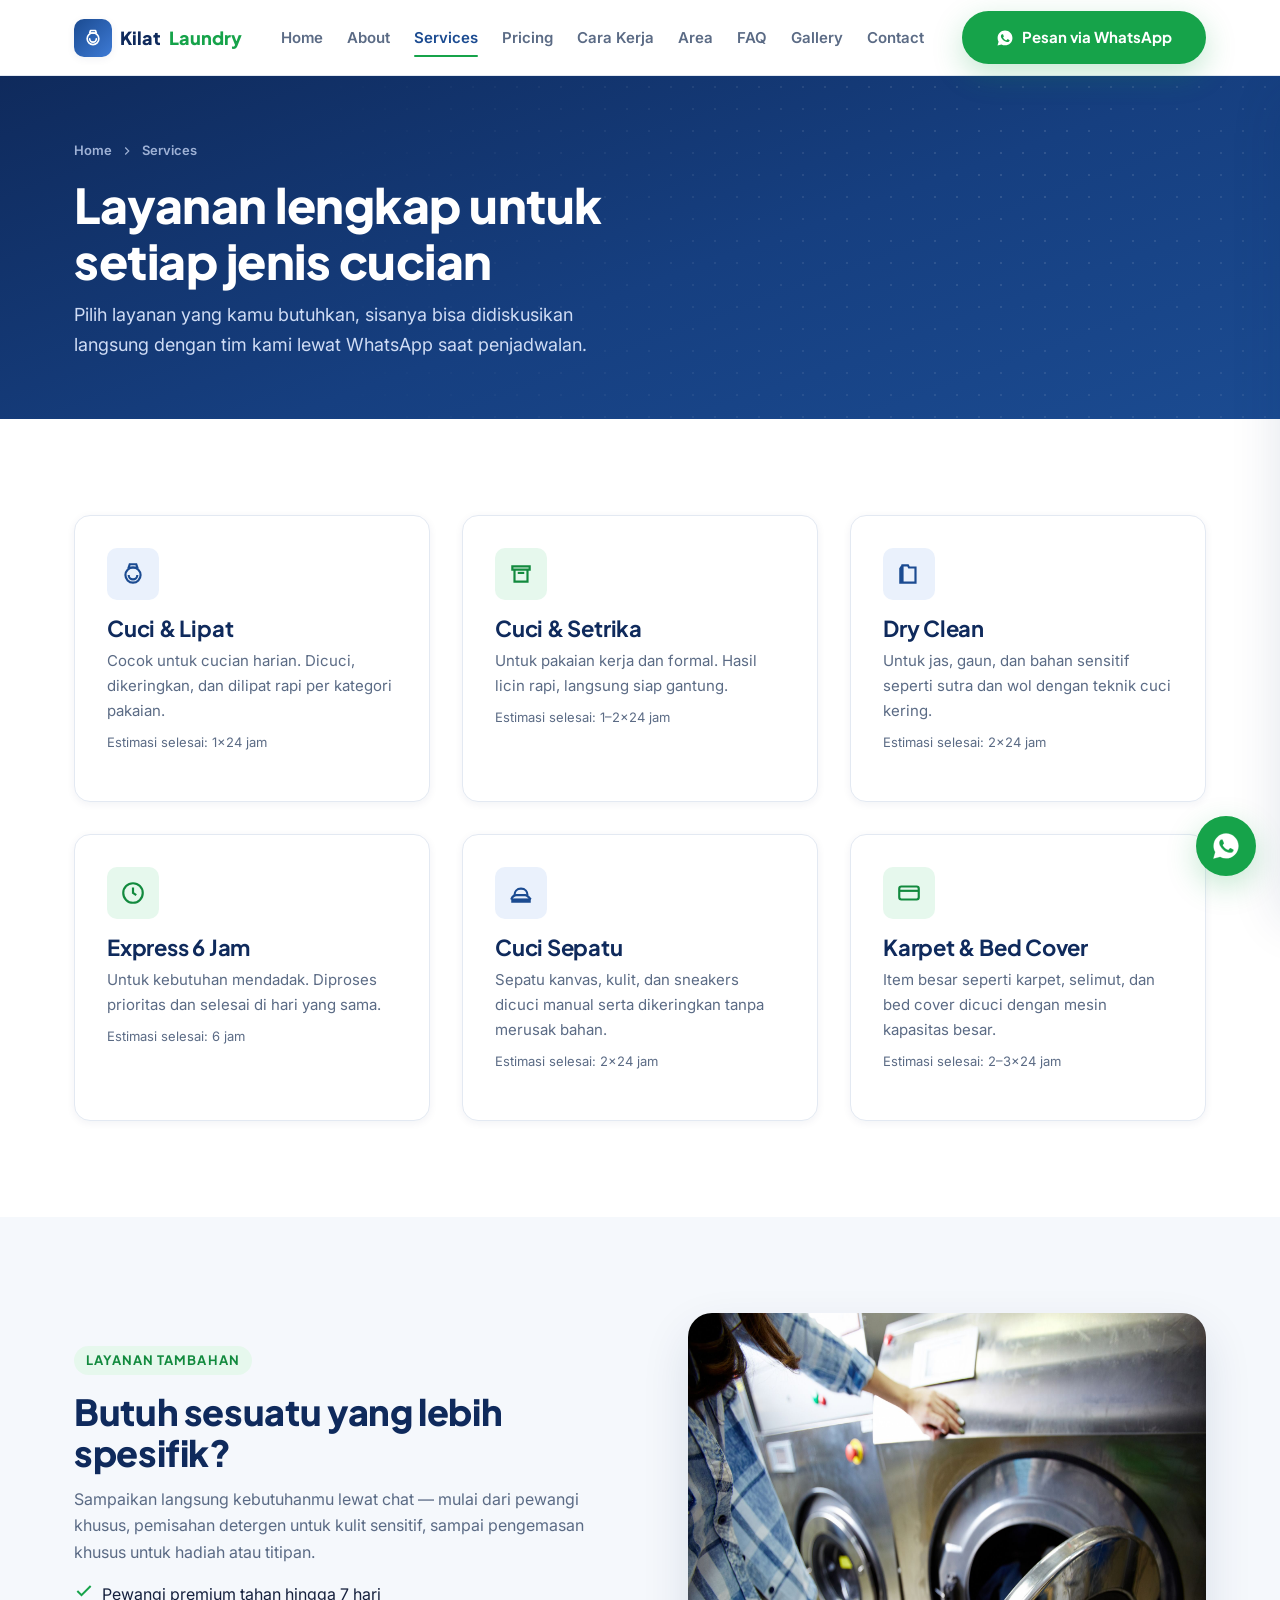
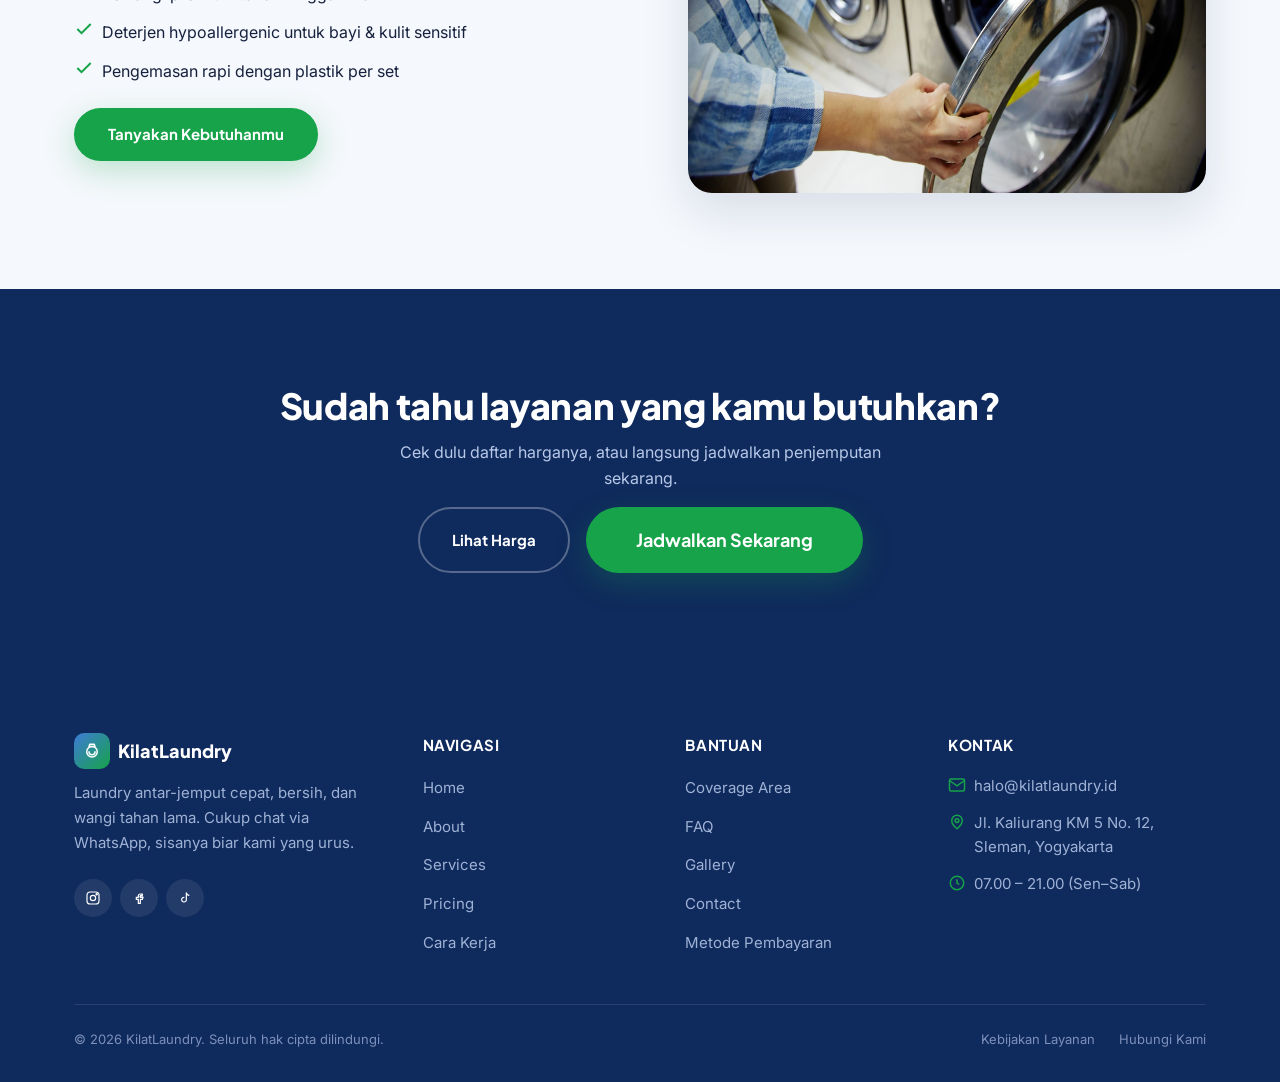
<file: services.html>
<!DOCTYPE html>
<html lang="id">
<head>
  <meta charset="UTF-8" />
  <meta name="viewport" content="width=device-width, initial-scale=1.0" />
  <title>Layanan — KilatLaundry</title>
  <meta name="description" content="Cuci & lipat, cuci & setrika, dry clean, express 6 jam, cuci sepatu, hingga cuci karpet dan bed cover — semua bisa dijemput dan diantar." />
  <link rel="canonical" href="https://kilatlaundry.id/services.html" />
  <meta property="og:title" content="Layanan KilatLaundry" />
  <meta property="og:description" content="Semua kebutuhan cucianmu, dijemput dan diantar." />
  <meta property="og:type" content="website" />
  <meta property="og:url" content="https://kilatlaundry.id/services.html" />
  <link rel="icon" href="assets/icons/favicon.svg" type="image/svg+xml" />
  <link rel="preconnect" href="https://fonts.googleapis.com" />
  <link rel="preconnect" href="https://fonts.gstatic.com" crossorigin />
  <link href="https://fonts.googleapis.com/css2?family=Inter:wght@400;500;600;700&family=Plus+Jakarta+Sans:wght@600;700;800&display=swap" rel="stylesheet" />
  <link rel="stylesheet" href="assets/css/variables.css" />
  <link rel="stylesheet" href="assets/css/base.css" />
  <link rel="stylesheet" href="assets/css/navbar.css" />
  <link rel="stylesheet" href="assets/css/footer.css" />
  <link rel="stylesheet" href="assets/css/hero.css" />
  <link rel="stylesheet" href="assets/css/components.css" />
  <link rel="stylesheet" href="assets/css/animations.css" />
  <link rel="stylesheet" href="assets/css/pages/services.css" />
</head>
<body data-page="services">
  <a class="skip-link" href="#main">Lewati ke konten utama</a>
  <div id="navbar-root"></div>

  <main id="main">
    <section class="hero hero--page">
      <div class="hero__dots"></div>
      <div class="hero__inner">
        <div class="breadcrumb"><a href="index.html">Home</a><svg viewBox="0 0 24 24" fill="none" stroke="currentColor" stroke-width="2"><path d="m9 6 6 6-6 6"></path></svg><span>Services</span></div>
        <h1 class="hero__title">Layanan lengkap untuk setiap jenis cucian</h1>
        <p class="hero__lead">Pilih layanan yang kamu butuhkan, sisanya bisa didiskusikan langsung dengan tim kami lewat WhatsApp saat penjadwalan.</p>
      </div>
    </section>

    <section class="section">
      <div class="container">
        <div class="grid grid-3 stagger">
          <div class="card reveal">
            <div class="card__icon"><svg viewBox="0 0 24 24" fill="none" stroke="currentColor" stroke-width="2"><circle cx="12" cy="13" r="7"></circle><path d="M8 13a4 4 0 0 0 8 0"></path><path d="M9 3h6l1 3H8l1-3Z"></path></svg></div>
            <h3 class="card__title">Cuci & Lipat</h3>
            <p class="card__text">Cocok untuk cucian harian. Dicuci, dikeringkan, dan dilipat rapi per kategori pakaian.</p>
            <p class="text-muted" style="font-size:var(--fs-xs); margin-top:var(--sp-2);">Estimasi selesai: 1×24 jam</p>
          </div>
          <div class="card card--accent reveal">
            <div class="card__icon"><svg viewBox="0 0 24 24" fill="none" stroke="currentColor" stroke-width="2"><path d="M4 5h16v3H4zM6 8v11h12V8"></path><path d="M9 11h6"></path></svg></div>
            <h3 class="card__title">Cuci & Setrika</h3>
            <p class="card__text">Untuk pakaian kerja dan formal. Hasil licin rapi, langsung siap gantung.</p>
            <p class="text-muted" style="font-size:var(--fs-xs); margin-top:var(--sp-2);">Estimasi selesai: 1–2×24 jam</p>
          </div>
          <div class="card reveal">
            <div class="card__icon"><svg viewBox="0 0 24 24" fill="none" stroke="currentColor" stroke-width="2"><path d="M6 4h5l1 2h6v14H6zM6 4 4 7v13h2"></path></svg></div>
            <h3 class="card__title">Dry Clean</h3>
            <p class="card__text">Untuk jas, gaun, dan bahan sensitif seperti sutra dan wol dengan teknik cuci kering.</p>
            <p class="text-muted" style="font-size:var(--fs-xs); margin-top:var(--sp-2);">Estimasi selesai: 2×24 jam</p>
          </div>
          <div class="card card--accent reveal">
            <div class="card__icon"><svg viewBox="0 0 24 24" fill="none" stroke="currentColor" stroke-width="2"><circle cx="12" cy="12" r="9"></circle><path d="M12 7v5l3 2"></path></svg></div>
            <h3 class="card__title">Express 6 Jam</h3>
            <p class="card__text">Untuk kebutuhan mendadak. Diproses prioritas dan selesai di hari yang sama.</p>
            <p class="text-muted" style="font-size:var(--fs-xs); margin-top:var(--sp-2);">Estimasi selesai: 6 jam</p>
          </div>
          <div class="card reveal">
            <div class="card__icon"><svg viewBox="0 0 24 24" fill="none" stroke="currentColor" stroke-width="2"><path d="M3 18c1-3 3-4 5-4h8c2 0 4 3 5 4"></path><path d="M4 18h16v2H4z"></path><path d="M6 14c0-3 2-6 6-6s6 3 6 6"></path></svg></div>
            <h3 class="card__title">Cuci Sepatu</h3>
            <p class="card__text">Sepatu kanvas, kulit, dan sneakers dicuci manual serta dikeringkan tanpa merusak bahan.</p>
            <p class="text-muted" style="font-size:var(--fs-xs); margin-top:var(--sp-2);">Estimasi selesai: 2×24 jam</p>
          </div>
          <div class="card card--accent reveal">
            <div class="card__icon"><svg viewBox="0 0 24 24" fill="none" stroke="currentColor" stroke-width="2"><rect x="3" y="6" width="18" height="12" rx="2"></rect><path d="M3 10h18"></path></svg></div>
            <h3 class="card__title">Karpet & Bed Cover</h3>
            <p class="card__text">Item besar seperti karpet, selimut, dan bed cover dicuci dengan mesin kapasitas besar.</p>
            <p class="text-muted" style="font-size:var(--fs-xs); margin-top:var(--sp-2);">Estimasi selesai: 2–3×24 jam</p>
          </div>
        </div>
      </div>
    </section>

    <section class="section section--soft">
      <div class="container grid grid-2" style="align-items:center; gap: var(--sp-9);">
        <div class="reveal">
          <span class="eyebrow">Layanan tambahan</span>
          <h2>Butuh sesuatu yang lebih spesifik?</h2>
          <p>Sampaikan langsung kebutuhanmu lewat chat — mulai dari pewangi khusus, pemisahan detergen untuk kulit sensitif, sampai pengemasan khusus untuk hadiah atau titipan.</p>
          <ul style="display:flex; flex-direction:column; gap:var(--sp-3);">
            <li style="display:flex; gap:8px;"><svg width="20" height="20" viewBox="0 0 24 24" fill="none" stroke="#16a34a" stroke-width="2.4"><path d="M20 6 9 17l-5-5"></path></svg> Pewangi premium tahan hingga 7 hari</li>
            <li style="display:flex; gap:8px;"><svg width="20" height="20" viewBox="0 0 24 24" fill="none" stroke="#16a34a" stroke-width="2.4"><path d="M20 6 9 17l-5-5"></path></svg> Deterjen hypoallergenic untuk bayi & kulit sensitif</li>
            <li style="display:flex; gap:8px;"><svg width="20" height="20" viewBox="0 0 24 24" fill="none" stroke="#16a34a" stroke-width="2.4"><path d="M20 6 9 17l-5-5"></path></svg> Pengemasan rapi dengan plastik per set</li>
          </ul>
          <a class="btn btn--primary" style="margin-top:var(--sp-5);" data-wa-link="services" target="_blank" rel="noopener">Tanyakan Kebutuhanmu</a>
        </div>
        <div class="reveal">
          <img src="assets/images/laundry-7.jpg" alt="Pakaian yang sudah dilipat rapi siap diantar" style="border-radius: var(--radius-lg); box-shadow: var(--shadow-lg);" loading="lazy" width="600" height="480" />
        </div>
      </div>
    </section>

    <section class="section section--dark">
      <div class="container text-center reveal">
        <h2>Sudah tahu layanan yang kamu butuhkan?</h2>
        <p style="max-width:520px;margin-inline:auto;">Cek dulu daftar harganya, atau langsung jadwalkan penjemputan sekarang.</p>
        <div class="hero__actions" style="justify-content:center;">
          <a class="btn btn--outline" style="background:transparent;color:#fff;border-color:rgba(255,255,255,0.3);" href="pricing.html">Lihat Harga</a>
          <a class="btn btn--primary btn--lg" data-wa-link="order" target="_blank" rel="noopener">Jadwalkan Sekarang</a>
        </div>
      </div>
    </section>
  </main>

  <div id="footer-root"></div>
  <div id="wa-float-root"></div>

  <script src="assets/js/config.js"></script>
  <script src="assets/js/components.js"></script>
  <script src="assets/js/main.js"></script>
</body>
</html>
</file>
<file: assets/css/variables.css>
/* ==========================================================================
   KilatLaundry — Design Tokens
   ========================================================================== */
:root {
  /* Color */
  --color-primary: #1b4b91;
  --color-primary-dark: #123b78;
  --color-primary-light: #3e7bd6;
  --color-primary-tint: #eaf1fc;
  --color-accent: #16a34a;
  --color-accent-dark: #128a3e;
  --color-accent-tint: #e6f8ed;
  --color-white: #ffffff;
  --color-bg: #ffffff;
  --color-bg-soft: #f5f8fc;
  --color-bg-dark: #0f2a5c;
  --color-ink: #16213e;
  --color-ink-muted: #5b6b85;
  --color-border: #e3e9f2;
  --color-warning: #f59e0b;

  /* Typography */
  --font-display: 'Plus Jakarta Sans', 'Segoe UI', sans-serif;
  --font-body: 'Inter', 'Segoe UI', sans-serif;

  --fs-xs: 0.8125rem;
  --fs-sm: 0.9375rem;
  --fs-base: 1rem;
  --fs-md: 1.125rem;
  --fs-lg: 1.375rem;
  --fs-xl: clamp(1.375rem, 1.1rem + 1.4vw, 1.75rem);
  --fs-2xl: clamp(1.75rem, 1.4rem + 2vw, 2.25rem);
  --fs-3xl: clamp(2.125rem, 1.5rem + 3vw, 3rem);
  --fs-4xl: clamp(2.5rem, 1.7rem + 4vw, 3.75rem);

  /* Spacing (8px scale) */
  --sp-1: 0.25rem;
  --sp-2: 0.5rem;
  --sp-3: 0.75rem;
  --sp-4: 1rem;
  --sp-5: 1.5rem;
  --sp-6: 2rem;
  --sp-7: 3rem;
  --sp-8: 4rem;
  --sp-9: 6rem;
  --sp-10: 8rem;

  /* Radius */
  --radius-sm: 10px;
  --radius-md: 16px;
  --radius-lg: 24px;
  --radius-pill: 999px;

  /* Shadow */
  --shadow-sm: 0 2px 8px rgba(15, 42, 92, 0.06);
  --shadow-md: 0 8px 24px rgba(15, 42, 92, 0.08);
  --shadow-lg: 0 20px 48px rgba(15, 42, 92, 0.12);
  --shadow-green: 0 10px 30px rgba(22, 163, 74, 0.25);

  /* Layout */
  --container-max: 1180px;
  --header-h: 76px;

  /* Motion */
  --ease-out: cubic-bezier(0.16, 1, 0.3, 1);
  --dur-fast: 180ms;
  --dur-base: 320ms;
  --dur-slow: 560ms;
}
</file>
<file: assets/css/base.css>
/* ==========================================================================
   Base / Reset
   ========================================================================== */
*, *::before, *::after { box-sizing: border-box; }
html { scroll-behavior: smooth; }
html, body { max-width: 100%; overflow-x: hidden; }

@media (prefers-reduced-motion: reduce) {
  html { scroll-behavior: auto; }
  *, *::before, *::after {
    animation-duration: 0.01ms !important;
    animation-iteration-count: 1 !important;
    transition-duration: 0.01ms !important;
    scroll-behavior: auto !important;
  }
}

body {
  margin: 0;
  font-family: var(--font-body);
  font-size: var(--fs-base);
  line-height: 1.65;
  color: var(--color-ink);
  background: var(--color-bg);
  -webkit-font-smoothing: antialiased;
  text-rendering: optimizeLegibility;
  padding-top: var(--header-h);
}

img { max-width: 100%; display: block; }
a { color: inherit; text-decoration: none; }
ul { margin: 0; padding: 0; list-style: none; }
button { font-family: inherit; cursor: pointer; }
input, textarea, select { font-family: inherit; font-size: inherit; }

h1, h2, h3, h4 {
  font-family: var(--font-display);
  color: var(--color-bg-dark);
  line-height: 1.15;
  margin: 0 0 var(--sp-3);
  letter-spacing: -0.01em;
}
h1 { font-size: var(--fs-3xl); font-weight: 800; }
h2 { font-size: var(--fs-2xl); font-weight: 800; }
h3 { font-size: var(--fs-lg); font-weight: 700; }
h4 { font-size: var(--fs-md); font-weight: 700; }
p { margin: 0 0 var(--sp-4); color: var(--color-ink-muted); }

:focus-visible {
  outline: 3px solid var(--color-primary-light);
  outline-offset: 2px;
  border-radius: 4px;
}

/* Layout helpers */
.container {
  width: 100%;
  max-width: var(--container-max);
  margin-inline: auto;
  padding-inline: var(--sp-5);
}

.section { padding-block: var(--sp-9); }
.section--soft { background: var(--color-bg-soft); }
.section--dark { background: var(--color-bg-dark); color: #cfdcf5; }
.section--dark h1, .section--dark h2, .section--dark h3 { color: var(--color-white); }
.section--dark p { color: #b7c8e8; }

.grid { display: grid; gap: var(--sp-6); min-width: 0; }
.grid > * { min-width: 0; }
.grid-2 { grid-template-columns: repeat(2, 1fr); }
.grid-3 { grid-template-columns: repeat(3, 1fr); }
.grid-4 { grid-template-columns: repeat(4, 1fr); }

@media (max-width: 980px) {
  .grid-4 { grid-template-columns: repeat(2, 1fr); }
  .grid-3 { grid-template-columns: repeat(2, 1fr); }
}
@media (max-width: 640px) {
  .grid-2, .grid-3, .grid-4 { grid-template-columns: 1fr; }
}

.eyebrow {
  display: inline-flex;
  align-items: center;
  gap: var(--sp-2);
  font-family: var(--font-display);
  font-size: var(--fs-xs);
  font-weight: 700;
  letter-spacing: 0.08em;
  text-transform: uppercase;
  color: var(--color-accent-dark);
  background: var(--color-accent-tint);
  padding: var(--sp-1) var(--sp-3);
  border-radius: var(--radius-pill);
  margin-bottom: var(--sp-4);
}

.section-head { max-width: 640px; margin-bottom: var(--sp-7); }
.section-head--center { margin-inline: auto; text-align: center; }
.text-muted { color: var(--color-ink-muted); }
.text-center { text-align: center; }

/* Reveal-on-scroll utility (see main.js) */
.reveal {
  opacity: 0;
  transform: translateY(24px);
  transition: opacity var(--dur-slow) var(--ease-out), transform var(--dur-slow) var(--ease-out);
}
.reveal.is-visible { opacity: 1; transform: translateY(0); }

.skip-link {
  position: absolute;
  left: -999px;
  top: 0;
  background: var(--color-primary);
  color: #fff;
  padding: var(--sp-2) var(--sp-4);
  z-index: 999;
  border-radius: 0 0 var(--radius-sm) 0;
}
.skip-link:focus { left: 0; }
</file>
<file: assets/css/navbar.css>
/* ==========================================================================
   Navbar
   ========================================================================== */
.navbar {
  position: fixed;
  top: 0; left: 0; right: 0;
  height: var(--header-h);
  z-index: 200;
  background: rgba(255, 255, 255, 0.9);
  backdrop-filter: saturate(180%) blur(12px);
  border-bottom: 1px solid var(--color-border);
}

.navbar__inner {
  max-width: var(--container-max);
  margin-inline: auto;
  height: 100%;
  padding-inline: var(--sp-5);
  display: flex;
  align-items: center;
  justify-content: space-between;
  gap: var(--sp-4);
}

.navbar__logo {
  display: flex;
  align-items: center;
  gap: var(--sp-2);
  font-family: var(--font-display);
  font-weight: 800;
  font-size: var(--fs-md);
  color: var(--color-bg-dark);
  flex-shrink: 0;
}
.navbar__logo-mark {
  width: 38px; height: 38px;
  border-radius: var(--radius-sm);
  background: linear-gradient(135deg, var(--color-primary), var(--color-primary-light));
  display: flex; align-items: center; justify-content: center;
  box-shadow: var(--shadow-sm);
}
.navbar__logo-mark svg { width: 20px; height: 20px; }
.navbar__logo span.accent { color: var(--color-accent); }

.navbar__menu {
  display: flex;
  align-items: center;
  gap: var(--sp-5);
  list-style: none;
  margin: 0; padding: 0;
}
.navbar__menu a {
  font-size: var(--fs-sm);
  font-weight: 600;
  color: var(--color-ink-muted);
  padding: var(--sp-2) 0;
  position: relative;
  white-space: nowrap;
  transition: color var(--dur-fast) var(--ease-out);
}
.navbar__menu a::after {
  content: "";
  position: absolute;
  left: 0; bottom: -2px;
  width: 0; height: 2px;
  background: var(--color-accent);
  border-radius: var(--radius-pill);
  transition: width var(--dur-base) var(--ease-out);
}
.navbar__menu a:hover { color: var(--color-primary); }
.navbar__menu a:hover::after { width: 100%; }
.navbar__menu a.is-active { color: var(--color-primary); }
.navbar__menu a.is-active::after { width: 100%; }

.navbar__actions { display: flex; align-items: center; gap: var(--sp-3); flex-shrink: 0; }

.navbar__cta {
  display: inline-flex;
  align-items: center;
  gap: var(--sp-2);
}

.navbar__burger {
  display: none;
  width: 44px; height: 44px;
  border: none;
  background: var(--color-bg-soft);
  border-radius: var(--radius-sm);
  align-items: center;
  justify-content: center;
  flex-direction: column;
  gap: 5px;
}
.navbar__burger span {
  display: block;
  width: 20px; height: 2px;
  background: var(--color-bg-dark);
  border-radius: 2px;
  transition: transform var(--dur-base) var(--ease-out), opacity var(--dur-base) var(--ease-out);
}
.navbar__burger[aria-expanded="true"] span:nth-child(1) { transform: translateY(7px) rotate(45deg); }
.navbar__burger[aria-expanded="true"] span:nth-child(2) { opacity: 0; }
.navbar__burger[aria-expanded="true"] span:nth-child(3) { transform: translateY(-7px) rotate(-45deg); }

.navbar__drawer {
  position: fixed;
  top: var(--header-h);
  right: 0;
  width: min(320px, 84vw);
  height: calc(100vh - var(--header-h));
  background: var(--color-white);
  border-left: 1px solid var(--color-border);
  box-shadow: var(--shadow-lg);
  transform: translateX(100%);
  transition: transform var(--dur-base) var(--ease-out);
  z-index: 199;
  overflow-y: auto;
  padding: var(--sp-6) var(--sp-5);
}
.navbar__drawer.is-open { transform: translateX(0); }

.navbar__drawer-menu { display: flex; flex-direction: column; gap: var(--sp-1); }
.navbar__drawer-menu a {
  display: block;
  padding: var(--sp-4) var(--sp-3);
  font-weight: 600;
  font-size: var(--fs-md);
  border-radius: var(--radius-sm);
  color: var(--color-ink);
}
.navbar__drawer-menu a.is-active { color: var(--color-primary); background: var(--color-primary-tint); }
.navbar__drawer-menu a:hover { background: var(--color-bg-soft); }

.navbar__drawer-cta { margin-top: var(--sp-6); }

.navbar__overlay {
  position: fixed;
  inset: var(--header-h) 0 0 0;
  background: rgba(15, 42, 92, 0.35);
  opacity: 0;
  pointer-events: none;
  transition: opacity var(--dur-base) var(--ease-out);
  z-index: 198;
}
.navbar__overlay.is-open { opacity: 1; pointer-events: auto; }

@media (max-width: 1200px) {
  .navbar__menu { display: none; }
  .navbar__burger { display: flex; }
  .navbar__actions .btn { display: none; }
}

body.no-scroll { overflow: hidden; }
</file>
<file: assets/css/footer.css>
/* ==========================================================================
   Footer
   ========================================================================== */
.footer {
  background: var(--color-bg-dark);
  color: #b7c8e8;
  padding-block: var(--sp-8) var(--sp-6);
}

.footer__top {
  display: grid;
  grid-template-columns: 1.4fr 1fr 1fr 1.2fr;
  gap: var(--sp-7);
  padding-bottom: var(--sp-7);
  border-bottom: 1px solid rgba(255, 255, 255, 0.1);
}

.footer__brand { display: flex; align-items: center; gap: var(--sp-2); margin-bottom: var(--sp-3); }
.footer__brand-mark {
  width: 36px; height: 36px;
  border-radius: var(--radius-sm);
  background: linear-gradient(135deg, var(--color-primary-light), var(--color-accent));
  display: flex; align-items: center; justify-content: center;
}
.footer__brand-mark svg { width: 18px; height: 18px; }
.footer__brand-name { font-family: var(--font-display); font-weight: 800; color: #fff; font-size: var(--fs-md); }

.footer__desc { font-size: var(--fs-sm); max-width: 320px; color: #9fb2d6; }

.footer__social { display: flex; gap: var(--sp-2); margin-top: var(--sp-5); }
.footer__social a {
  width: 38px; height: 38px;
  border-radius: 50%;
  background: rgba(255, 255, 255, 0.08);
  display: flex; align-items: center; justify-content: center;
  transition: background var(--dur-fast) var(--ease-out), transform var(--dur-fast) var(--ease-out);
}
.footer__social a:hover { background: var(--color-accent); transform: translateY(-2px); }
.footer__social svg { width: 16px; height: 16px; }

.footer__heading {
  font-family: var(--font-display);
  color: #fff;
  font-size: var(--fs-sm);
  font-weight: 700;
  letter-spacing: 0.04em;
  text-transform: uppercase;
  margin-bottom: var(--sp-4);
}

.footer__links { display: flex; flex-direction: column; gap: var(--sp-3); }
.footer__links a { font-size: var(--fs-sm); color: #9fb2d6; transition: color var(--dur-fast) var(--ease-out); }
.footer__links a:hover { color: var(--color-white); }

.footer__contact { display: flex; flex-direction: column; gap: var(--sp-3); font-size: var(--fs-sm); }
.footer__contact li { display: flex; gap: var(--sp-2); align-items: flex-start; color: #9fb2d6; }
.footer__contact svg { width: 18px; height: 18px; flex-shrink: 0; margin-top: 2px; color: var(--color-accent); }
.footer__contact a:hover { color: var(--color-white); }

.footer__bottom {
  display: flex;
  align-items: center;
  justify-content: space-between;
  flex-wrap: wrap;
  gap: var(--sp-3);
  padding-top: var(--sp-5);
  font-size: var(--fs-xs);
  color: #7c90bb;
}
.footer__bottom a:hover { color: var(--color-white); }
.footer__legal { display: flex; gap: var(--sp-5); }

@media (max-width: 920px) {
  .footer__top { grid-template-columns: 1fr 1fr; }
}
@media (max-width: 600px) {
  .footer__top { grid-template-columns: 1fr; gap: var(--sp-6); }
  .footer__bottom { flex-direction: column; align-items: flex-start; }
}
</file>
<file: assets/css/hero.css>
/* ==========================================================================
   Hero — shared base (per-page variants layer on top)
   ========================================================================== */
.hero {
  position: relative;
  background: linear-gradient(160deg, var(--color-bg-dark) 0%, #163f80 55%, var(--color-primary) 100%);
  color: #fff;
  overflow: hidden;
  padding-block: var(--sp-9) var(--sp-8);
}
.hero__inner {
  position: relative;
  z-index: 2;
  max-width: var(--container-max);
  margin-inline: auto;
  padding-inline: var(--sp-5);
}
.hero--split .hero__inner {
  display: grid;
  grid-template-columns: 1.1fr 0.9fr;
  gap: var(--sp-8);
  align-items: center;
}
.hero--split .hero__inner > * { min-width: 0; }
.hero__title { font-size: var(--fs-4xl); color: #fff; max-width: 620px; }
.hero__title .accent { color: #7dd6a0; }
.hero__lead { font-size: var(--fs-md); color: #cfdcf5; max-width: 520px; margin-bottom: var(--sp-6); }
.hero__actions { display: flex; gap: var(--sp-4); flex-wrap: wrap; }

.hero--page { padding-block: var(--sp-8) var(--sp-7); }
.hero--page .hero__title { font-size: var(--fs-3xl); }
.hero--page .hero__lead { margin-bottom: var(--sp-3); }

/* Decorative dot grid */
.hero__dots {
  position: absolute; inset: 0;
  background-image: radial-gradient(rgba(255,255,255,0.12) 1.5px, transparent 1.5px);
  background-size: 22px 22px;
  mask-image: radial-gradient(circle at 80% 30%, black, transparent 70%);
  z-index: 1;
}

/* Signature element: pickup -> wash -> deliver route line, used in Home + How It Works heroes */
.route {
  position: relative;
  background: rgba(255, 255, 255, 0.06);
  border: 1px solid rgba(255, 255, 255, 0.14);
  border-radius: var(--radius-lg);
  padding: var(--sp-6);
  backdrop-filter: blur(6px);
}
.route__path {
  position: relative;
  display: flex;
  flex-direction: column;
  gap: 0;
}
.route__node {
  display: flex;
  align-items: center;
  gap: var(--sp-4);
  padding-block: var(--sp-3);
  position: relative;
}
.route__node-dot {
  width: 40px; height: 40px;
  border-radius: 50%;
  background: var(--color-white);
  color: var(--color-primary);
  display: flex; align-items: center; justify-content: center;
  flex-shrink: 0;
  box-shadow: 0 0 0 6px rgba(255,255,255,0.08);
  z-index: 2;
}
.route__node-dot svg { width: 18px; height: 18px; }
.route__node:last-child .route__node-dot { background: var(--color-accent); color: #fff; }
.route__node-text .route__node-title { font-weight: 700; color: #fff; font-size: var(--fs-sm); }
.route__node-text .route__node-sub { font-size: var(--fs-xs); color: #b7c8e8; }
.route__node:not(:last-child)::after {
  content: "";
  position: absolute;
  left: 20px; top: 52px; bottom: -4px;
  width: 2px;
  background-image: linear-gradient(rgba(255,255,255,0.5) 60%, transparent 40%);
  background-size: 2px 10px;
  background-repeat: repeat-y;
}
.route__eta {
  position: absolute;
  top: var(--sp-4); right: var(--sp-4);
  background: var(--color-accent);
  color: #fff;
  font-size: var(--fs-xs);
  font-weight: 700;
  padding: var(--sp-1) var(--sp-3);
  border-radius: var(--radius-pill);
  box-shadow: var(--shadow-green);
}

@media (max-width: 920px) {
  .hero--split .hero__inner { grid-template-columns: 1fr; }
  .hero__title { font-size: var(--fs-2xl); }
  .hero--page .hero__title { font-size: var(--fs-xl); }
}

@media (max-width: 480px) {
  .hero__actions { flex-direction: column; align-items: stretch; }
  .hero__actions .btn { width: 100%; text-align: center; }
}
</file>
<file: assets/css/components.css>
/* ==========================================================================
   Buttons
   ========================================================================== */
.btn {
  display: inline-flex;
  align-items: center;
  justify-content: center;
  gap: var(--sp-2);
  font-family: var(--font-display);
  font-weight: 700;
  font-size: var(--fs-sm);
  padding: var(--sp-3) var(--sp-6);
  border-radius: var(--radius-pill);
  border: 2px solid transparent;
  transition: transform var(--dur-fast) var(--ease-out), box-shadow var(--dur-fast) var(--ease-out), background var(--dur-fast) var(--ease-out), color var(--dur-fast) var(--ease-out);
  white-space: nowrap;
}
.btn svg { width: 18px; height: 18px; flex-shrink: 0; }
.btn:active { transform: translateY(1px); }

@media (max-width: 360px) {
  .btn { white-space: normal; }
}

.btn--primary {
  background: var(--color-accent);
  color: #fff;
  box-shadow: var(--shadow-green);
}
.btn--primary:hover { background: var(--color-accent-dark); transform: translateY(-2px); }

.btn--outline {
  background: transparent;
  color: var(--color-primary);
  border-color: var(--color-border);
}
.btn--outline:hover { border-color: var(--color-primary); background: var(--color-primary-tint); }

.btn--ghost-light {
  background: rgba(255, 255, 255, 0.12);
  color: #fff;
  border-color: rgba(255, 255, 255, 0.3);
}
.btn--ghost-light:hover { background: rgba(255, 255, 255, 0.22); }

.btn--lg { padding: var(--sp-4) var(--sp-7); font-size: var(--fs-md); }
.btn--block { width: 100%; }

/* ==========================================================================
   Cards
   ========================================================================== */
.card {
  background: var(--color-white);
  border: 1px solid var(--color-border);
  border-radius: var(--radius-md);
  padding: var(--sp-6);
  box-shadow: var(--shadow-sm);
  transition: transform var(--dur-base) var(--ease-out), box-shadow var(--dur-base) var(--ease-out), border-color var(--dur-base) var(--ease-out);
}
.card:hover { transform: translateY(-6px); box-shadow: var(--shadow-lg); border-color: transparent; }

.card__icon {
  width: 52px; height: 52px;
  border-radius: var(--radius-sm);
  background: var(--color-primary-tint);
  color: var(--color-primary);
  display: flex; align-items: center; justify-content: center;
  margin-bottom: var(--sp-4);
}
.card__icon svg { width: 26px; height: 26px; }
.card--accent .card__icon { background: var(--color-accent-tint); color: var(--color-accent-dark); }

.card__title { margin-bottom: var(--sp-2); }
.card__text { margin-bottom: 0; font-size: var(--fs-sm); }

/* Badge */
.badge {
  display: inline-flex;
  align-items: center;
  gap: var(--sp-1);
  font-size: var(--fs-xs);
  font-weight: 700;
  padding: var(--sp-1) var(--sp-3);
  border-radius: var(--radius-pill);
  background: var(--color-primary-tint);
  color: var(--color-primary);
}
.badge--green { background: var(--color-accent-tint); color: var(--color-accent-dark); }

/* ==========================================================================
   Steps / Timeline (numbered — used only for real sequences)
   ========================================================================== */
.steps { display: grid; grid-template-columns: repeat(4, 1fr); gap: var(--sp-6); position: relative; }
.step { position: relative; text-align: left; }
.step__num {
  font-family: var(--font-display);
  font-weight: 800;
  font-size: var(--fs-xs);
  color: var(--color-accent-dark);
  background: var(--color-accent-tint);
  width: 32px; height: 32px;
  border-radius: 50%;
  display: flex; align-items: center; justify-content: center;
  margin-bottom: var(--sp-4);
}
.step__icon {
  width: 64px; height: 64px;
  border-radius: var(--radius-md);
  background: var(--color-white);
  border: 1px solid var(--color-border);
  box-shadow: var(--shadow-sm);
  display: flex; align-items: center; justify-content: center;
  margin-bottom: var(--sp-4);
  color: var(--color-primary);
}
.step__icon svg { width: 30px; height: 30px; }

@media (max-width: 920px) {
  .steps { grid-template-columns: repeat(2, 1fr); }
}
@media (max-width: 560px) {
  .steps { grid-template-columns: 1fr; }
}

/* ==========================================================================
   Pricing table
   ========================================================================== */
.price-card {
  background: var(--color-white);
  border: 1px solid var(--color-border);
  border-radius: var(--radius-lg);
  padding: var(--sp-7) var(--sp-6);
  box-shadow: var(--shadow-sm);
  display: flex;
  flex-direction: column;
  gap: var(--sp-4);
  transition: transform var(--dur-base) var(--ease-out), box-shadow var(--dur-base) var(--ease-out);
}
.price-card:hover { transform: translateY(-6px); box-shadow: var(--shadow-lg); }
.price-card--featured {
  border-color: var(--color-accent);
  box-shadow: var(--shadow-green);
  position: relative;
}
.price-card__ribbon {
  position: absolute;
  top: -14px; left: 50%; transform: translateX(-50%);
  background: var(--color-accent);
  color: #fff;
  font-size: var(--fs-xs);
  font-weight: 700;
  padding: var(--sp-1) var(--sp-4);
  border-radius: var(--radius-pill);
}
.price-card__amount { font-family: var(--font-display); font-size: var(--fs-2xl); font-weight: 800; color: var(--color-bg-dark); }
.price-card__unit { font-size: var(--fs-sm); font-weight: 500; color: var(--color-ink-muted); }
.price-card__list { display: flex; flex-direction: column; gap: var(--sp-3); margin: var(--sp-2) 0; }
.price-card__list li { display: flex; gap: var(--sp-2); align-items: flex-start; font-size: var(--fs-sm); color: var(--color-ink); }
.price-card__list svg { width: 18px; height: 18px; color: var(--color-accent); flex-shrink: 0; margin-top: 2px; }

/* ==========================================================================
   FAQ Accordion
   ========================================================================== */
.accordion { display: flex; flex-direction: column; gap: var(--sp-3); }
.accordion-item {
  background: var(--color-white);
  border: 1px solid var(--color-border);
  border-radius: var(--radius-md);
  overflow: hidden;
}
.accordion-item__q {
  width: 100%;
  display: flex;
  align-items: center;
  justify-content: space-between;
  gap: var(--sp-4);
  padding: var(--sp-5);
  background: none;
  border: none;
  text-align: left;
  font-family: var(--font-display);
  font-weight: 700;
  font-size: var(--fs-md);
  color: var(--color-bg-dark);
}
.accordion-item__icon {
  flex-shrink: 0;
  width: 30px; height: 30px;
  border-radius: 50%;
  background: var(--color-primary-tint);
  color: var(--color-primary);
  display: flex; align-items: center; justify-content: center;
  transition: transform var(--dur-base) var(--ease-out), background var(--dur-base) var(--ease-out);
}
.accordion-item.is-open .accordion-item__icon { transform: rotate(45deg); background: var(--color-accent); color: #fff; }
.accordion-item__a {
  max-height: 0;
  overflow: hidden;
  transition: max-height var(--dur-base) var(--ease-out);
}
.accordion-item__a-inner { padding: 0 var(--sp-5) var(--sp-5); font-size: var(--fs-sm); color: var(--color-ink-muted); }
.accordion-item.is-open .accordion-item__a { max-height: 400px; }

/* ==========================================================================
   Forms
   ========================================================================== */
.form-field { margin-bottom: var(--sp-5); }
.form-field label {
  display: block;
  font-size: var(--fs-sm);
  font-weight: 600;
  color: var(--color-ink);
  margin-bottom: var(--sp-2);
}
.form-field input,
.form-field textarea,
.form-field select {
  width: 100%;
  padding: var(--sp-3) var(--sp-4);
  border: 1px solid var(--color-border);
  border-radius: var(--radius-sm);
  background: var(--color-bg-soft);
  color: var(--color-ink);
  transition: border-color var(--dur-fast) var(--ease-out), box-shadow var(--dur-fast) var(--ease-out);
}
.form-field input:focus,
.form-field textarea:focus,
.form-field select:focus {
  outline: none;
  border-color: var(--color-primary-light);
  box-shadow: 0 0 0 4px var(--color-primary-tint);
  background: var(--color-white);
}
.form-field textarea { resize: vertical; min-height: 120px; }
.form-field__error { display: none; color: #dc2626; font-size: var(--fs-xs); margin-top: var(--sp-1); }
.form-field.has-error input,
.form-field.has-error textarea { border-color: #dc2626; }
.form-field.has-error .form-field__error { display: block; }
.form-hint { font-size: var(--fs-xs); color: var(--color-ink-muted); margin-top: var(--sp-1); }

/* ==========================================================================
   Floating WhatsApp button
   ========================================================================== */
.wa-float {
  position: fixed;
  right: var(--sp-5);
  bottom: var(--sp-5);
  z-index: 220;
  display: flex;
  align-items: center;
  gap: var(--sp-3);
}
.wa-float__bubble {
  background: var(--color-white);
  border: 1px solid var(--color-border);
  box-shadow: var(--shadow-md);
  padding: var(--sp-2) var(--sp-4);
  border-radius: var(--radius-md);
  font-size: var(--fs-xs);
  font-weight: 600;
  color: var(--color-ink);
  opacity: 0;
  transform: translateX(10px);
  transition: opacity var(--dur-base) var(--ease-out), transform var(--dur-base) var(--ease-out);
  white-space: nowrap;
}
.wa-float:hover .wa-float__bubble { opacity: 1; transform: translateX(0); }
.wa-float__btn {
  width: 60px; height: 60px;
  border-radius: 50%;
  background: var(--color-accent);
  box-shadow: var(--shadow-green);
  display: flex; align-items: center; justify-content: center;
  animation: wa-pulse 2.4s var(--ease-out) infinite;
}
.wa-float__btn svg { width: 30px; height: 30px; color: #fff; }

@keyframes wa-pulse {
  0% { box-shadow: 0 0 0 0 rgba(22, 163, 74, 0.45), var(--shadow-green); }
  70% { box-shadow: 0 0 0 14px rgba(22, 163, 74, 0), var(--shadow-green); }
  100% { box-shadow: 0 0 0 0 rgba(22, 163, 74, 0), var(--shadow-green); }
}

/* ==========================================================================
   Breadcrumb (used in page hero sections)
   ========================================================================== */
.breadcrumb { display: flex; align-items: center; gap: var(--sp-2); font-size: var(--fs-xs); font-weight: 600; color: #9fb2d6; margin-bottom: var(--sp-4); }
.breadcrumb a:hover { color: #fff; }
.breadcrumb svg { width: 14px; height: 14px; }

/* Stat row */
.stat-row { display: flex; gap: var(--sp-8); flex-wrap: wrap; }
.stat-row__item .stat-row__num { font-family: var(--font-display); font-size: var(--fs-2xl); font-weight: 800; color: var(--color-white); }
.stat-row__item .stat-row__label { font-size: var(--fs-xs); color: #9fb2d6; text-transform: uppercase; letter-spacing: 0.05em; }

/* Testimonial */
.testimonial { display: flex; flex-direction: column; gap: var(--sp-4); }
.testimonial__stars { display: flex; gap: 2px; color: var(--color-warning); }
.testimonial__stars svg { width: 16px; height: 16px; }
.testimonial__author { display: flex; align-items: center; gap: var(--sp-3); margin-top: var(--sp-2); }
.testimonial__avatar {
  width: 44px; height: 44px; border-radius: 50%;
  background: var(--color-primary-tint); color: var(--color-primary);
  display: flex; align-items: center; justify-content: center;
  font-family: var(--font-display); font-weight: 700;
}
.testimonial__name { font-weight: 700; color: var(--color-bg-dark); font-size: var(--fs-sm); }
.testimonial__role { font-size: var(--fs-xs); color: var(--color-ink-muted); }

/* Gallery */
.gallery-grid { display: grid; grid-template-columns: repeat(3, 1fr); gap: var(--sp-4); }
.gallery-item { border-radius: var(--radius-md); overflow: hidden; aspect-ratio: 4/3; box-shadow: var(--shadow-sm); position: relative; }
.gallery-item img { width: 100%; height: 100%; object-fit: cover; transition: transform var(--dur-slow) var(--ease-out); }
.gallery-item:hover img { transform: scale(1.06); }
@media (max-width: 920px) { .gallery-grid { grid-template-columns: repeat(2, 1fr); } }
@media (max-width: 560px) { .gallery-grid { grid-template-columns: 1fr; } }

/* Coverage list */
.area-chip {
  display: inline-flex; align-items: center; gap: var(--sp-2);
  padding: var(--sp-2) var(--sp-4);
  background: var(--color-white);
  border: 1px solid var(--color-border);
  border-radius: var(--radius-pill);
  font-size: var(--fs-sm); font-weight: 600;
  margin: var(--sp-1);
}
.area-chip svg { width: 16px; height: 16px; color: var(--color-accent); }
.area-chip--soon { opacity: 0.6; }
</file>
<file: assets/css/animations.css>
/* ==========================================================================
   Animations
   ========================================================================== */
@keyframes float-y {
  0%, 100% { transform: translateY(0); }
  50% { transform: translateY(-10px); }
}
.float { animation: float-y 4s ease-in-out infinite; }

@keyframes fade-in-up {
  from { opacity: 0; transform: translateY(16px); }
  to { opacity: 1; transform: translateY(0); }
}
.fade-in-up { animation: fade-in-up var(--dur-slow) var(--ease-out) both; }

.stagger > * { animation: fade-in-up var(--dur-slow) var(--ease-out) both; }
.stagger > *:nth-child(1) { animation-delay: 0ms; }
.stagger > *:nth-child(2) { animation-delay: 90ms; }
.stagger > *:nth-child(3) { animation-delay: 180ms; }
.stagger > *:nth-child(4) { animation-delay: 270ms; }
</file>
<file: assets/css/pages/home.css>
/* Page-specific tweaks: home.html */
</file>
<file: assets/css/pages/contact.css>
/* Page-specific tweaks: contact.html */
</file>
<file: assets/css/pages/coverage-area.css>
/* Page-specific tweaks: coverage-area.html */
</file>
<file: assets/css/pages/faq.css>
/* Page-specific tweaks: faq.html */
</file>
<file: assets/css/pages/gallery.css>
/* Page-specific tweaks: gallery.html */
</file>
<file: assets/css/pages/how-it-works.css>
/* Page-specific tweaks: how-it-works.html */
</file>
<file: assets/css/pages/payment.css>
/* Page-specific tweaks: payment.html */
</file>
<file: assets/css/pages/pricing.css>
/* Page-specific tweaks: pricing.html */
</file>
<file: assets/css/pages/services.css>
/* Page-specific tweaks: services.html */
</file>
